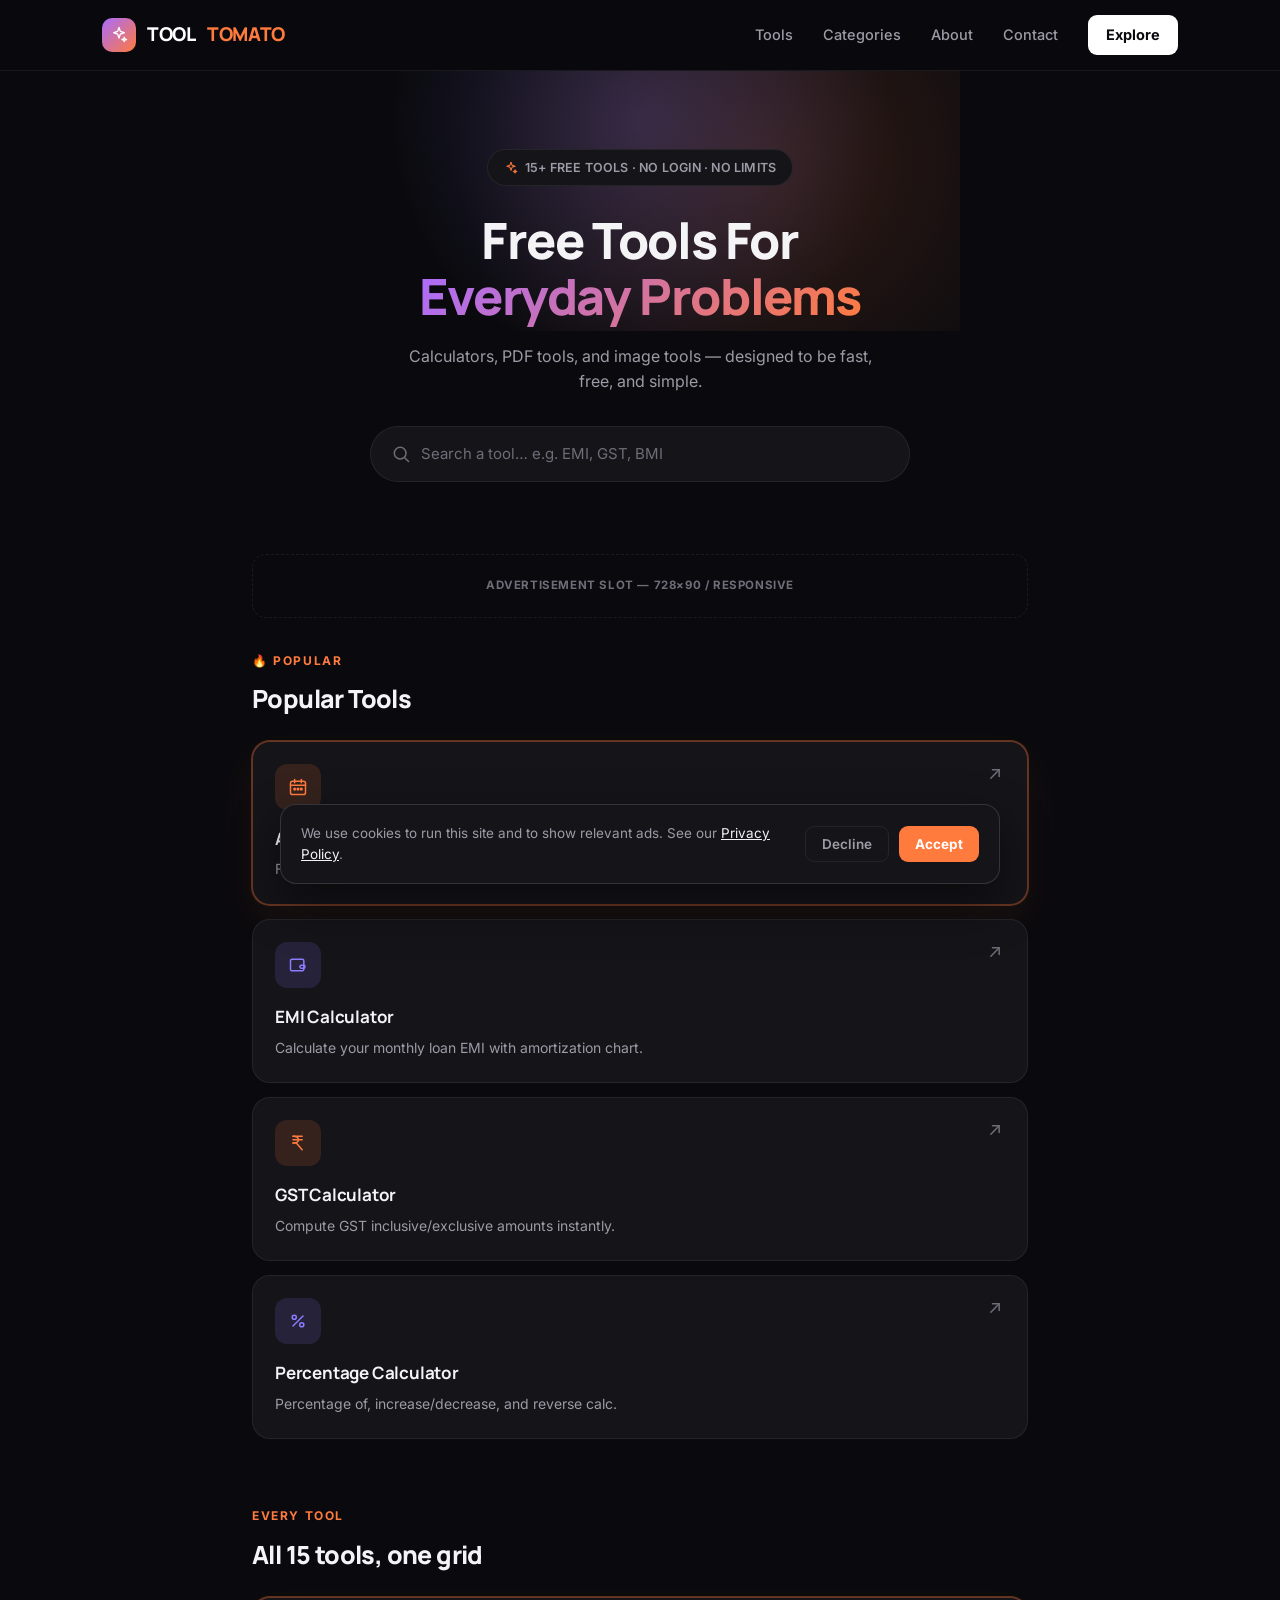
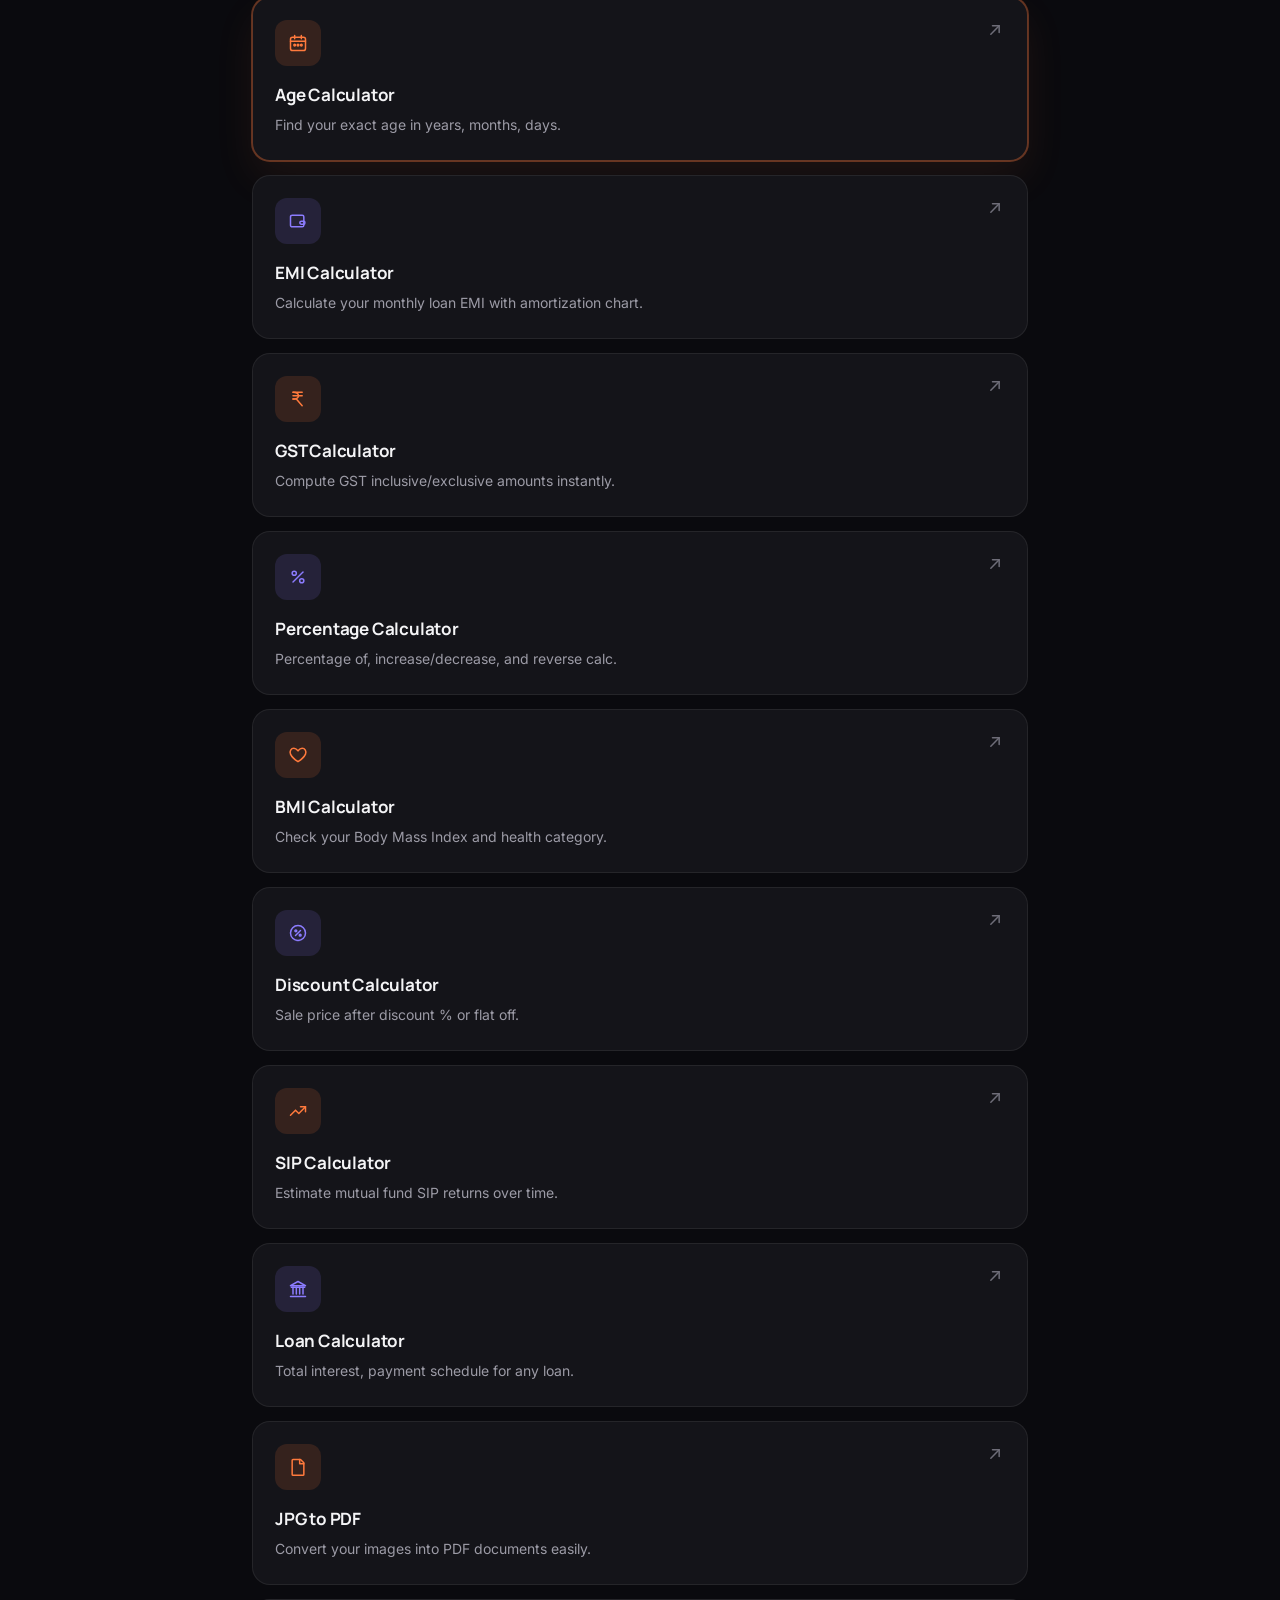
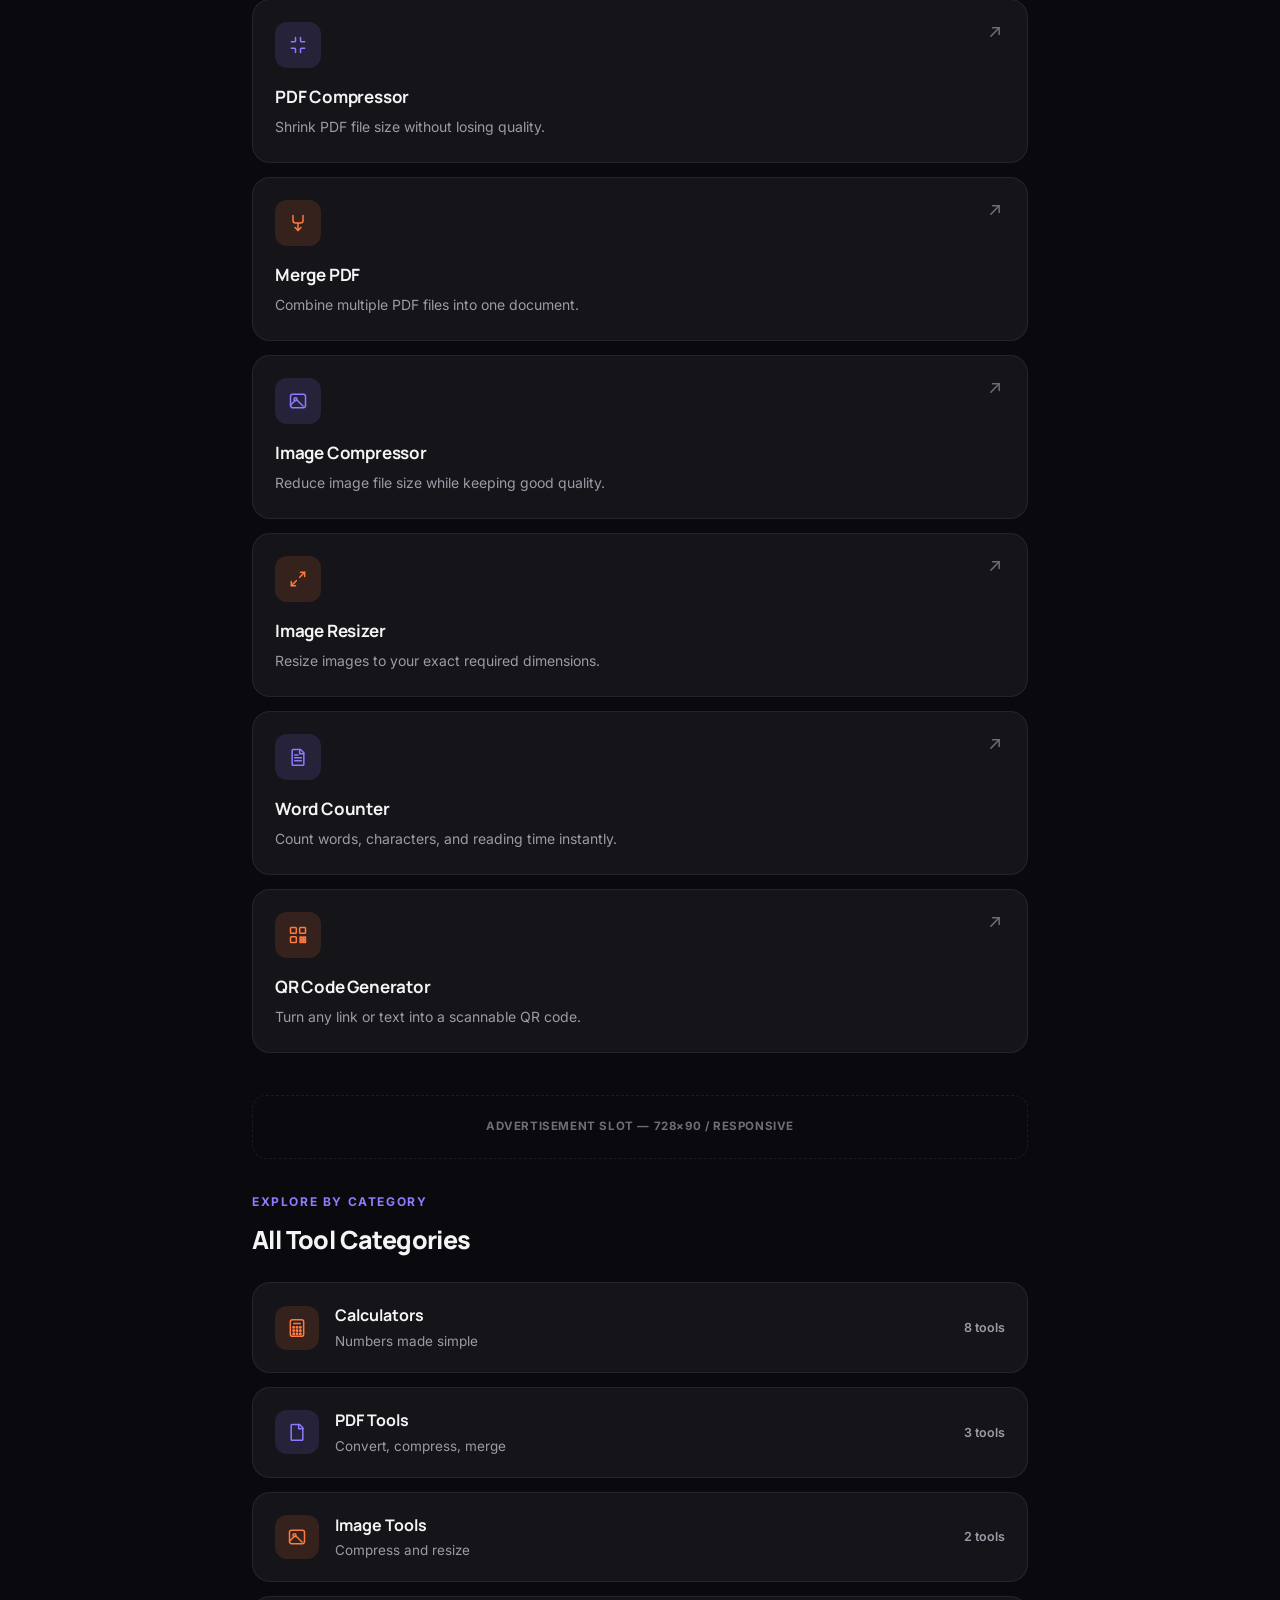
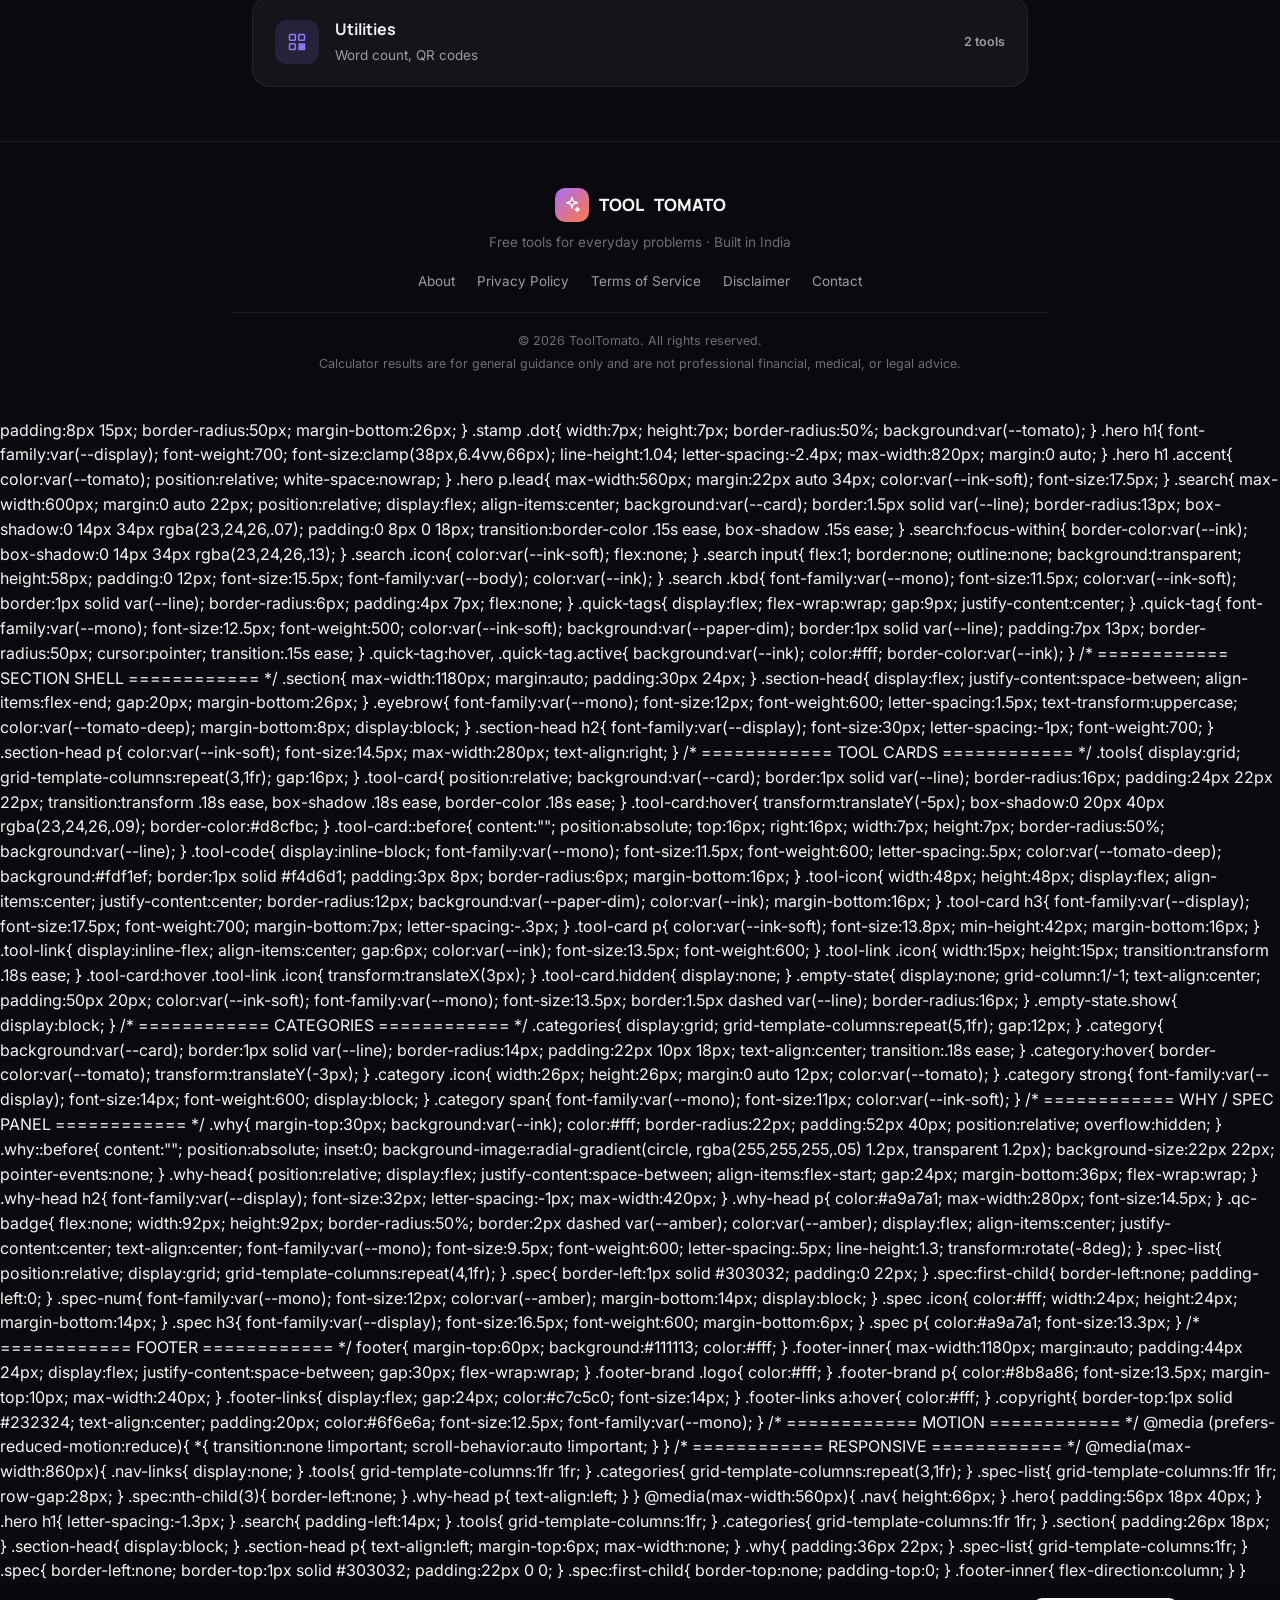
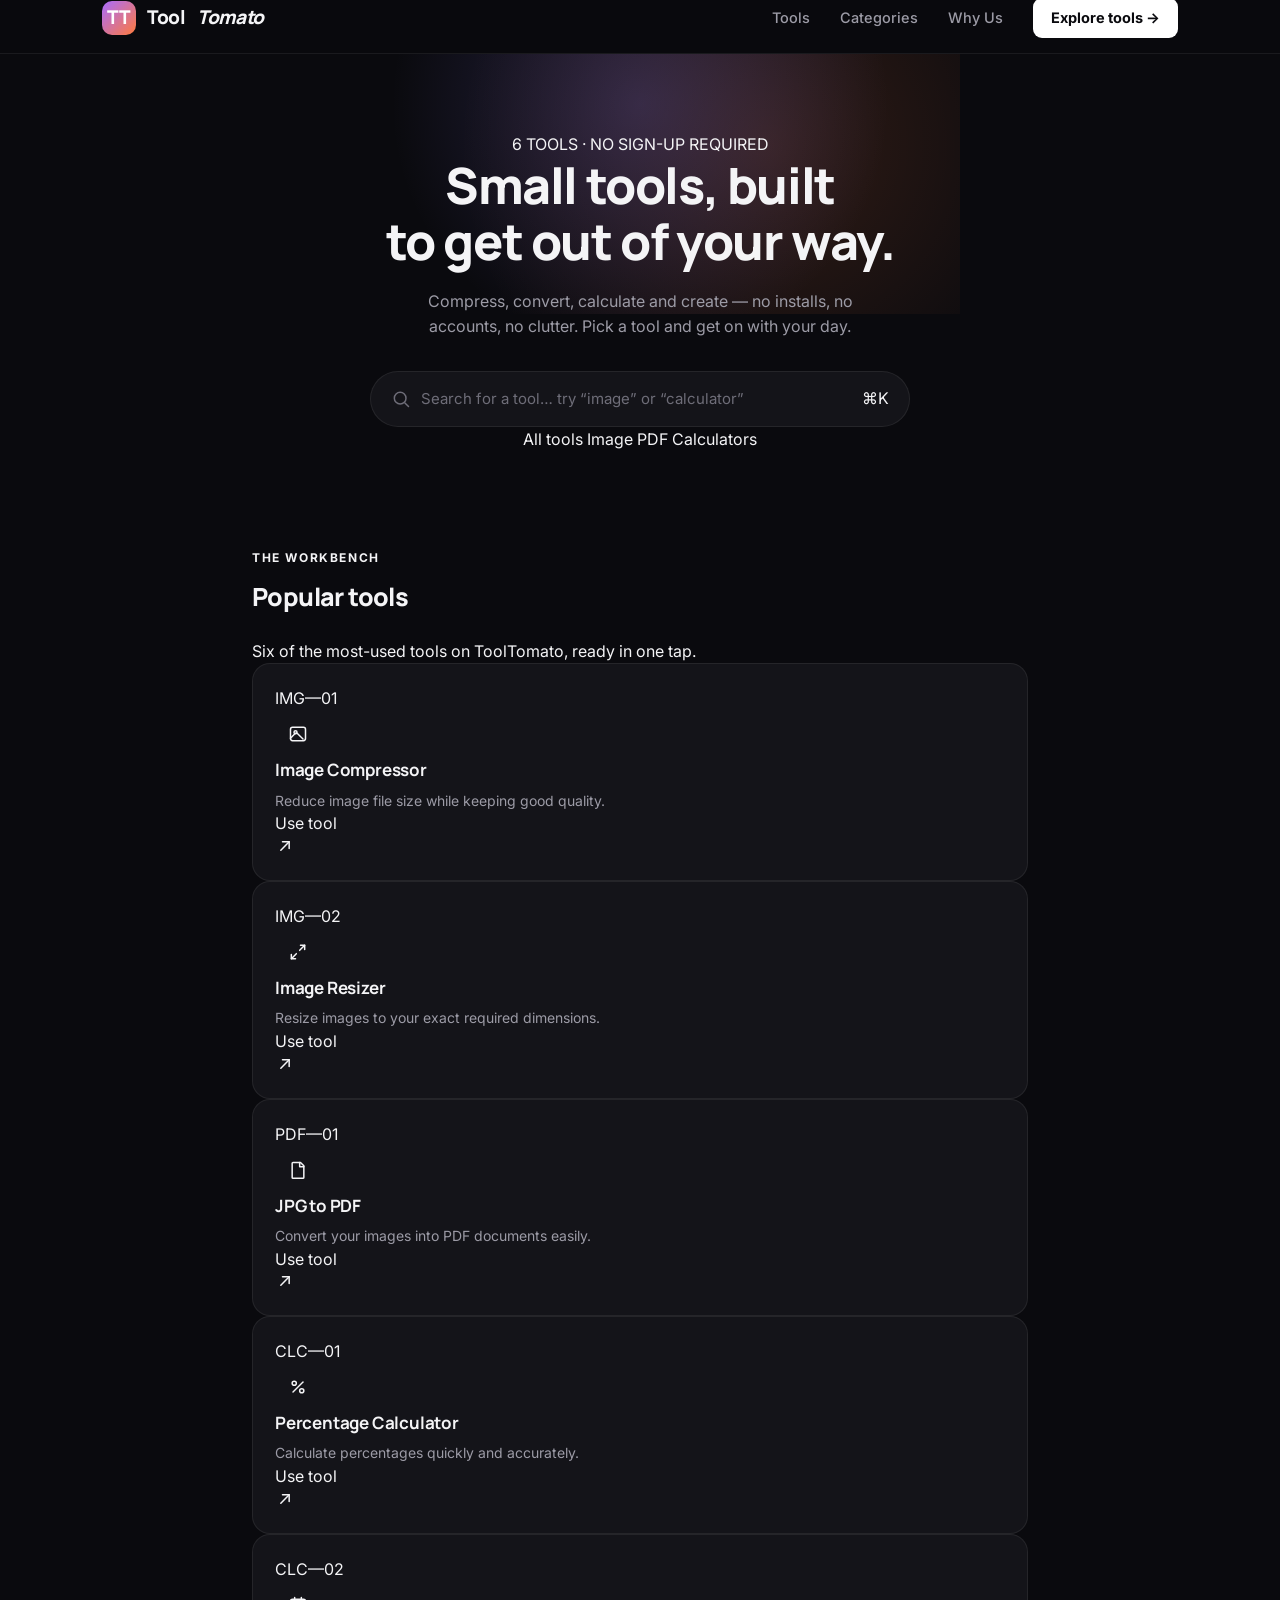
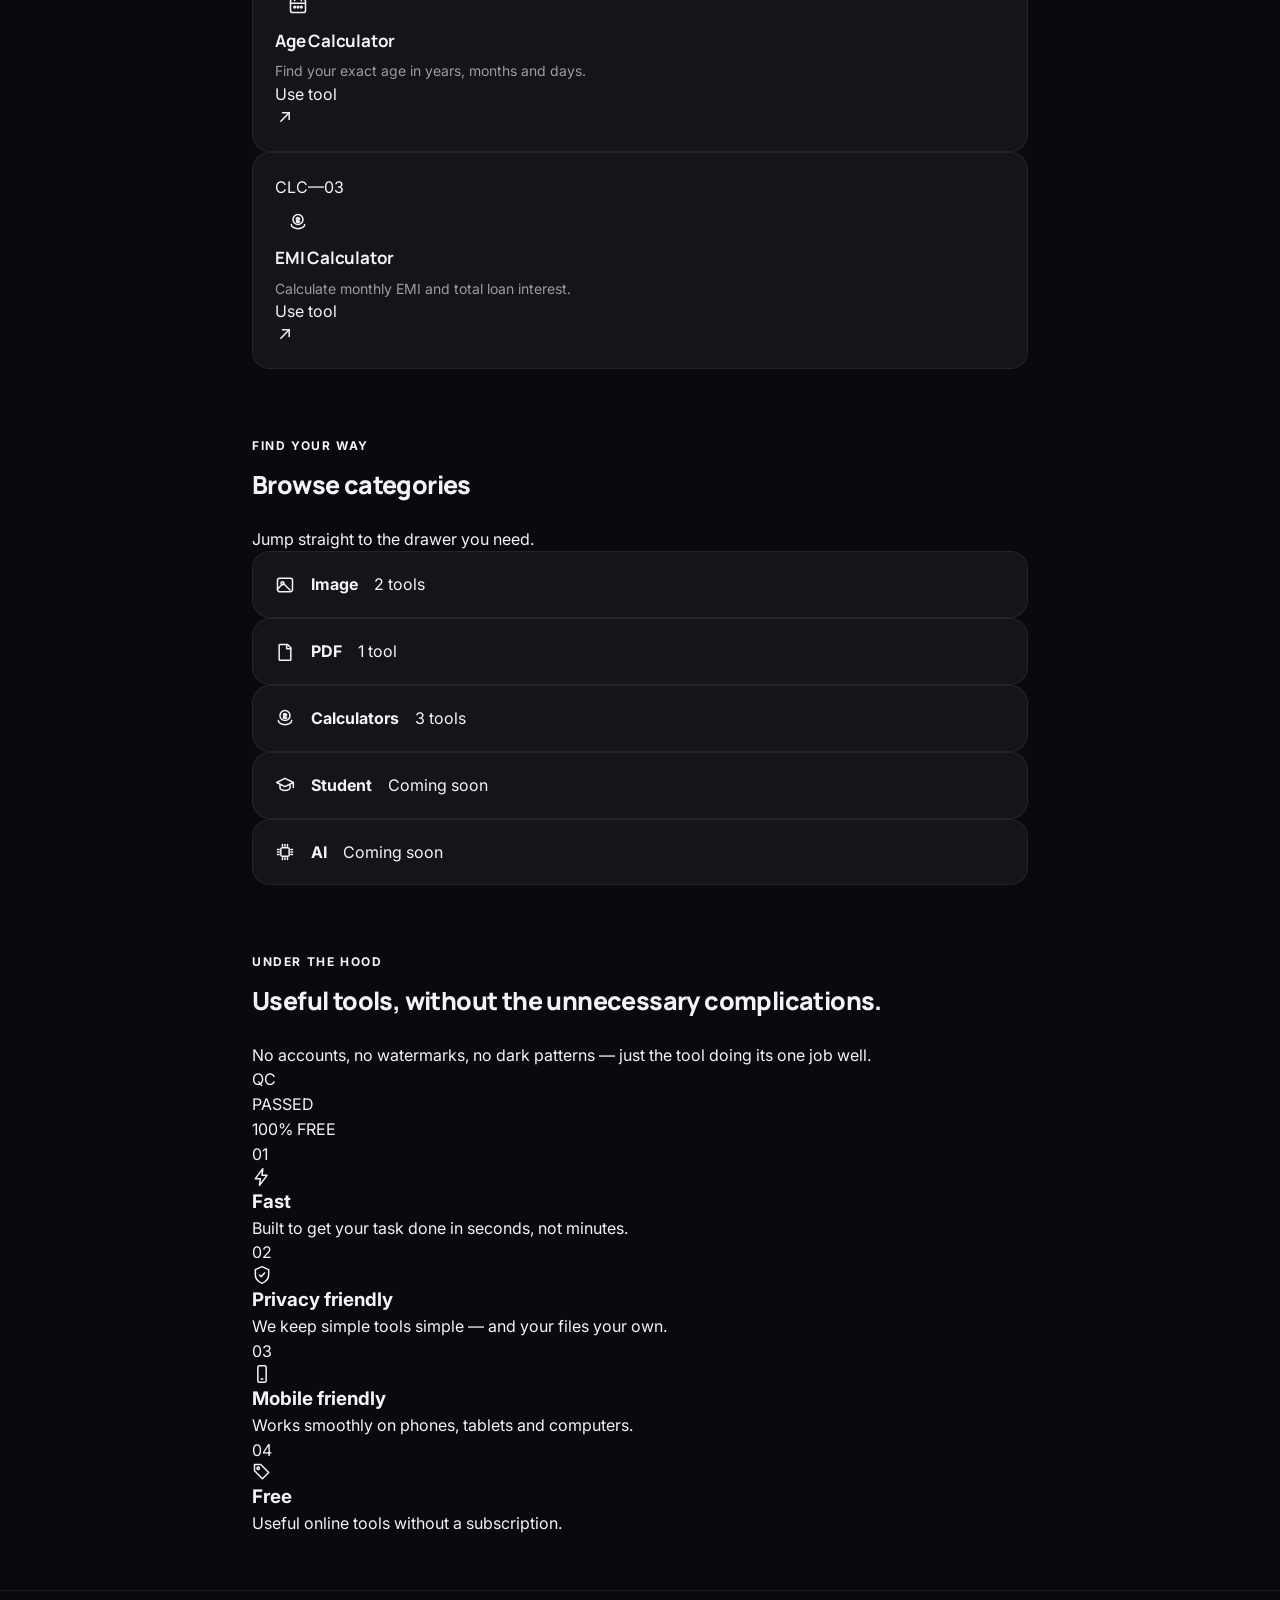
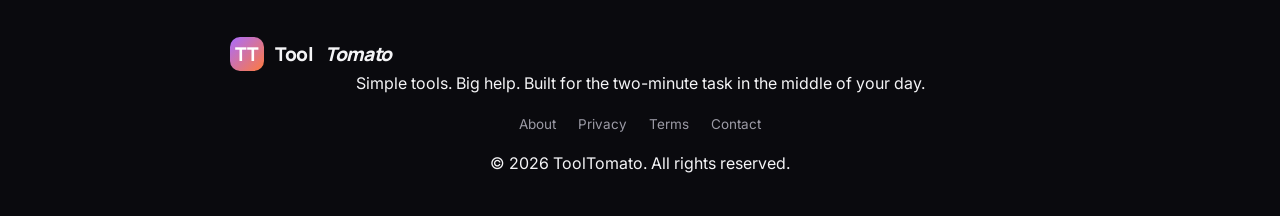
<file: index.html>
<!DOCTYPE html>
<html lang="en">
<head>
<meta charset="UTF-8">
<meta name="viewport" content="width=device-width, initial-scale=1.0">
<title>ToolTomato — Free Tools For Everyday Problems</title>
<meta name="description" content="Calculators, PDF tools, and image tools — free, fast, and built for everyday tasks. No login, no limits.">
<meta name="robots" content="index, follow">
<link rel="canonical" href="https://tooltomato.in/">

<!-- Open Graph / social preview -->
<meta property="og:type" content="website">
<meta property="og:title" content="ToolTomato — Free Tools For Everyday Problems">
<meta property="og:description" content="Calculators, PDF tools, and image tools — free and fast for everyday tasks.">
<meta property="og:url" content="https://tooltomato.in/">
<meta name="twitter:card" content="summary">

<link rel="icon" href="data:image/svg+xml,%3Csvg xmlns='http://www.w3.org/2000/svg' viewBox='0 0 24 24'%3E%3Cdefs%3E%3ClinearGradient id='g' x1='0' y1='0' x2='1' y2='1'%3E%3Cstop offset='0' stop-color='%23A96CFF'/%3E%3Cstop offset='1' stop-color='%23FF7A3D'/%3E%3C/linearGradient%3E%3C/defs%3E%3Crect width='24' height='24' rx='6' fill='url(%23g)'/%3E%3C/svg%3E">
<meta name="theme-color" content="#0A0A0E">

<link rel="preconnect" href="https://fonts.googleapis.com">
<link rel="preconnect" href="https://fonts.gstatic.com" crossorigin>
<link href="https://fonts.googleapis.com/css2?family=Manrope:wght@500;600;700;800&family=Inter:wght@400;500;600&display=swap" rel="stylesheet">
<link rel="stylesheet" href="styles.css">

<script type="application/ld+json">
{
  "@context": "https://schema.org",
  "@type": "WebSite",
  "name": "ToolTomato",
  "url": "https://tooltomato.in/",
  "description": "Free calculators, PDF tools, and image tools for everyday tasks."
}
</script>

<!--
  MONETIZATION SETUP NOTES (remove this comment block before publishing):
  1. Replace https://tooltomato.in/ everywhere with your real domain.
  2. Google AdSense: after approval, paste your AdSense script in <head> and
     replace the .ad-slot placeholders below with your real <ins class="adsbygoogle"> units.
  3. Google Analytics / Search Console: add your GA4 snippet in <head> and verify
     the domain in Search Console, then submit sitemap.xml.
  4. Create an ads.txt file at the domain root with the line AdSense gives you
     after you're approved (cannot be generated without your publisher ID).
  5. Update the email addresses in contact.html and the legal pages to your own.
-->
</head>

<body>

<svg style="display:none">
<symbol id="i-sparkle" viewBox="0 0 24 24"><path d="M12 2l1.8 5.2L19 9l-5.2 1.8L12 16l-1.8-5.2L5 9l5.2-1.8L12 2z"/><path d="M19 15l.7 1.9L22 18l-2.3.8-.7 1.9-.7-1.9L16 18l2.3-.8.7-1.9z"/></symbol>
<symbol id="i-search" viewBox="0 0 24 24"><circle cx="11" cy="11" r="7"/><path d="M21 21l-4.3-4.3"/></symbol>
<symbol id="i-arrow" viewBox="0 0 24 24"><path d="M7 17L17 7"/><path d="M9 7h8v8"/></symbol>
<symbol id="i-wallet" viewBox="0 0 24 24"><path d="M3 7a2 2 0 0 1 2-2h12a2 2 0 0 1 2 2v10a2 2 0 0 1-2 2H5a2 2 0 0 1-2-2V7z"/><path d="M16 12.2h3.2a1 1 0 0 1 1 1v1.6a1 1 0 0 1-1 1H16a1.8 1.8 0 0 1 0-3.6z"/></symbol>
<symbol id="i-calendar" viewBox="0 0 24 24"><rect x="3" y="5" width="18" height="16" rx="2.5"/><path d="M3 10h18"/><path d="M8 3v4M16 3v4"/><circle cx="8" cy="14.5" r="1"/><circle cx="12" cy="14.5" r="1"/><circle cx="16" cy="14.5" r="1"/></symbol>
<symbol id="i-rupee" viewBox="0 0 24 24"><path d="M6 4h11"/><path d="M6 8h11"/><path d="M6 4c4.2 0 6.5 1.4 6.5 4S10.2 12 6 12"/><path d="M6 12h4l7 8"/></symbol>
<symbol id="i-percent" viewBox="0 0 24 24"><circle cx="7.5" cy="7.5" r="2.5"/><circle cx="16.5" cy="16.5" r="2.5"/><path d="M18 6L6 18"/></symbol>
<symbol id="i-heart" viewBox="0 0 24 24"><path d="M12 20s-7-4.4-9-9c-1.5-3.5.7-7 4-7 2 0 3.5 1.3 5 3 1.5-1.7 3-3 5-3 3.3 0 5.5 3.5 4 7-2 4.6-9 9-9 9z"/></symbol>
<symbol id="i-bank" viewBox="0 0 24 24"><path d="M12 3l9 5H3l9-5z"/><path d="M4 10h16"/><path d="M6 10v8M10 10v8M14 10v8M18 10v8"/><path d="M3 21h18"/></symbol>
<symbol id="i-trending" viewBox="0 0 24 24"><path d="M3 17l6-6 4 4 8-8"/><path d="M15 7h6v6"/></symbol>
<symbol id="i-percentoff" viewBox="0 0 24 24"><circle cx="12" cy="12" r="9"/><path d="M9 15l6-6"/><circle cx="9.4" cy="9.4" r="1.1"/><circle cx="14.6" cy="14.6" r="1.1"/></symbol>
<symbol id="i-ruler" viewBox="0 0 24 24"><path d="M4 15v5h5"/><path d="M20 9V4h-5"/><path d="M4 20l6-6"/><path d="M20 4l-6 6"/></symbol>
<symbol id="i-pen" viewBox="0 0 24 24"><path d="M12 20h9"/><path d="M16.5 3.5a2.1 2.1 0 0 1 3 3L7 19l-4 1 1-4 12.5-12.5z"/></symbol>
<symbol id="i-image" viewBox="0 0 24 24"><rect x="3" y="4" width="18" height="16" rx="2.5"/><circle cx="9" cy="10" r="1.8"/><path d="M3 17l5.5-5.5a2 2 0 0 1 2.8 0L18 18"/></symbol>
<symbol id="i-pdf" viewBox="0 0 24 24"><path d="M6 3h9l4 4v14a1 1 0 0 1-1 1H6a1 1 0 0 1-1-1V4a1 1 0 0 1 1-1z"/><path d="M14 3v5h5"/></symbol>
<symbol id="i-cap" viewBox="0 0 24 24"><path d="M2 9l10-5 10 5-10 5-10-5z"/><path d="M6 11.5v4c0 1.5 2.7 3 6 3s6-1.5 6-3v-4"/><path d="M22 9v6"/></symbol>
<symbol id="i-chip" viewBox="0 0 24 24"><rect x="7" y="7" width="10" height="10" rx="1.5"/><path d="M9 3v2M12 3v2M15 3v2M9 19v2M12 19v2M15 19v2M3 9h2M3 12h2M3 15h2M19 9h2M19 12h2M19 15h2"/></symbol>
<symbol id="i-calc" viewBox="0 0 24 24"><rect x="4" y="2" width="16" height="20" rx="2.5"/><path d="M8 6.5h8"/><circle cx="8" cy="11" r=".9"/><circle cx="12" cy="11" r=".9"/><circle cx="16" cy="11" r=".9"/><circle cx="8" cy="15" r=".9"/><circle cx="12" cy="15" r=".9"/><circle cx="16" cy="15" r=".9"/><circle cx="8" cy="19" r=".9"/><circle cx="12" cy="19" r=".9"/><circle cx="16" cy="19" r=".9"/></symbol>
<symbol id="i-compress" viewBox="0 0 24 24"><path d="M9 3v4a1 1 0 0 1-1 1H4"/><path d="M15 3v4a1 1 0 0 0 1 1h4"/><path d="M9 21v-4a1 1 0 0 0-1-1H4"/><path d="M15 21v-4a1 1 0 0 1 1-1h4"/></symbol>
<symbol id="i-merge" viewBox="0 0 24 24"><path d="M6 3v6a3 3 0 0 0 3 3h6a3 3 0 0 0 3-3V3"/><path d="M12 12v9"/><path d="M8.5 17.5L12 21l3.5-3.5"/></symbol>
<symbol id="i-word" viewBox="0 0 24 24"><path d="M6 3h9l4 4v14a1 1 0 0 1-1 1H6a1 1 0 0 1-1-1V4a1 1 0 0 1 1-1z"/><path d="M14 3v5h5"/><path d="M8 13h8M8 16.5h8M8 9.5h4"/></symbol>
<symbol id="i-qr" viewBox="0 0 24 24"><rect x="3" y="3" width="7" height="7" rx="1"/><rect x="14" y="3" width="7" height="7" rx="1"/><rect x="3" y="14" width="7" height="7" rx="1"/><rect x="14.5" y="14.5" width="2.5" height="2.5"/><rect x="18.5" y="14.5" width="2.5" height="2.5"/><rect x="14.5" y="18.5" width="2.5" height="2.5"/><rect x="18.5" y="18.5" width="2.5" height="2.5"/></symbol>
</svg>

<header>
    <nav class="nav">
        <a href="index.html" class="logo">
            <span class="logo-mark"><svg class="icon"><use href="#i-sparkle"/></svg></span>
            <span class="tool">TOOL</span><span class="tomato">TOMATO</span>
        </a>
        <div class="nav-links">
            <a href="index.html#tools">Tools</a>
            <a href="index.html#categories">Categories</a>
            <a href="about.html">About</a>
            <a href="contact.html">Contact</a>
            <a href="index.html#tools" class="nav-btn">Explore</a>
        </div>
    </nav>
</header>

<main>

<section class="hero">
    <div class="pill"><svg class="icon"><use href="#i-sparkle"/></svg> 15+ FREE TOOLS · NO LOGIN · NO LIMITS</div>

    <h1>Free Tools For<br><span class="grad">Everyday Problems</span></h1>

    <p class="lead">Calculators, PDF tools, and image tools — designed to be fast, free, and simple.</p>

    <div class="search">
        <svg class="icon"><use href="#i-search"/></svg>
        <input type="text" id="toolSearch" placeholder="Search a tool… e.g. EMI, GST, BMI">
    </div>
</section>

<div class="ad-slot"><div class="ad-box">Advertisement slot — 728×90 / responsive</div></div>

<section class="section" id="tools">

    <div class="eyebrow orange">🔥 Popular</div>
    <h2>Popular Tools</h2>

    <div class="tool-list" id="popularGrid"></div>

</section>


<section class="section">

    <div class="eyebrow orange">Every Tool</div>
    <h2>All 15 tools, one grid</h2>

    <div class="tool-list" id="allGrid"></div>

    <div class="empty-state" id="emptyState">No tools match your search — try a different keyword.</div>

</section>

<div class="ad-slot"><div class="ad-box">Advertisement slot — 728×90 / responsive</div></div>

<section class="section" id="categories">

    <div class="eyebrow purple">Explore by category</div>
    <h2>All Tool Categories</h2>

    <div class="category-list" id="categoryList"></div>

</section>

</main>

<footer>
    <div class="footer-inner">
        <div class="footer-logo">
            <span class="logo-mark"><svg class="icon"><use href="#i-sparkle"/></svg></span>
            <span class="tool">TOOL</span><span class="tomato">TOMATO</span>
        </div>
        <p class="tagline">Free tools for everyday problems · Built in India</p>

        <div class="footer-links">
            <a href="about.html">About</a>
            <a href="privacy.html">Privacy Policy</a>
            <a href="terms.html">Terms of Service</a>
            <a href="disclaimer.html">Disclaimer</a>
            <a href="contact.html">Contact</a>
        </div>

        <div class="footer-bottom">
            <p>© <span id="year"></span> ToolTomato. All rights reserved.</p>
            <p>Calculator results are for general guidance only and are not professional financial, medical, or legal advice.</p>
        </div>
    </div>
</footer>

<div class="cookie-banner" id="cookieBanner" role="dialog" aria-live="polite">
    <p>We use cookies to run this site and to show relevant ads. See our <a href="privacy.html">Privacy Policy</a>.</p>
    <div class="cookie-actions">
        <button class="btn-ghost" id="cookieDecline">Decline</button>
        <button class="btn" id="cookieAccept">Accept</button>
    </div>
</div>

<script src="script.js"></script>

</body>
</html>
    padding:8px 15px;
    border-radius:50px;
    margin-bottom:26px;
}

.stamp .dot{
    width:7px; height:7px;
    border-radius:50%;
    background:var(--tomato);
}

.hero h1{
    font-family:var(--display);
    font-weight:700;
    font-size:clamp(38px,6.4vw,66px);
    line-height:1.04;
    letter-spacing:-2.4px;
    max-width:820px;
    margin:0 auto;
}

.hero h1 .accent{
    color:var(--tomato);
    position:relative;
    white-space:nowrap;
}

.hero p.lead{
    max-width:560px;
    margin:22px auto 34px;
    color:var(--ink-soft);
    font-size:17.5px;
}

.search{
    max-width:600px;
    margin:0 auto 22px;
    position:relative;
    display:flex;
    align-items:center;
    background:var(--card);
    border:1.5px solid var(--line);
    border-radius:13px;
    box-shadow:0 14px 34px rgba(23,24,26,.07);
    padding:0 8px 0 18px;
    transition:border-color .15s ease, box-shadow .15s ease;
}

.search:focus-within{
    border-color:var(--ink);
    box-shadow:0 14px 34px rgba(23,24,26,.13);
}

.search .icon{ color:var(--ink-soft); flex:none; }

.search input{
    flex:1;
    border:none;
    outline:none;
    background:transparent;
    height:58px;
    padding:0 12px;
    font-size:15.5px;
    font-family:var(--body);
    color:var(--ink);
}

.search .kbd{
    font-family:var(--mono);
    font-size:11.5px;
    color:var(--ink-soft);
    border:1px solid var(--line);
    border-radius:6px;
    padding:4px 7px;
    flex:none;
}

.quick-tags{
    display:flex;
    flex-wrap:wrap;
    gap:9px;
    justify-content:center;
}

.quick-tag{
    font-family:var(--mono);
    font-size:12.5px;
    font-weight:500;
    color:var(--ink-soft);
    background:var(--paper-dim);
    border:1px solid var(--line);
    padding:7px 13px;
    border-radius:50px;
    cursor:pointer;
    transition:.15s ease;
}

.quick-tag:hover, .quick-tag.active{
    background:var(--ink);
    color:#fff;
    border-color:var(--ink);
}

/* ============ SECTION SHELL ============ */

.section{
    max-width:1180px;
    margin:auto;
    padding:30px 24px;
}

.section-head{
    display:flex;
    justify-content:space-between;
    align-items:flex-end;
    gap:20px;
    margin-bottom:26px;
}

.eyebrow{
    font-family:var(--mono);
    font-size:12px;
    font-weight:600;
    letter-spacing:1.5px;
    text-transform:uppercase;
    color:var(--tomato-deep);
    margin-bottom:8px;
    display:block;
}

.section-head h2{
    font-family:var(--display);
    font-size:30px;
    letter-spacing:-1px;
    font-weight:700;
}

.section-head p{
    color:var(--ink-soft);
    font-size:14.5px;
    max-width:280px;
    text-align:right;
}

/* ============ TOOL CARDS ============ */

.tools{
    display:grid;
    grid-template-columns:repeat(3,1fr);
    gap:16px;
}

.tool-card{
    position:relative;
    background:var(--card);
    border:1px solid var(--line);
    border-radius:16px;
    padding:24px 22px 22px;
    transition:transform .18s ease, box-shadow .18s ease, border-color .18s ease;
}

.tool-card:hover{
    transform:translateY(-5px);
    box-shadow:0 20px 40px rgba(23,24,26,.09);
    border-color:#d8cfbc;
}

.tool-card::before{
    content:"";
    position:absolute;
    top:16px; right:16px;
    width:7px; height:7px;
    border-radius:50%;
    background:var(--line);
}

.tool-code{
    display:inline-block;
    font-family:var(--mono);
    font-size:11.5px;
    font-weight:600;
    letter-spacing:.5px;
    color:var(--tomato-deep);
    background:#fdf1ef;
    border:1px solid #f4d6d1;
    padding:3px 8px;
    border-radius:6px;
    margin-bottom:16px;
}

.tool-icon{
    width:48px;
    height:48px;
    display:flex;
    align-items:center;
    justify-content:center;
    border-radius:12px;
    background:var(--paper-dim);
    color:var(--ink);
    margin-bottom:16px;
}

.tool-card h3{
    font-family:var(--display);
    font-size:17.5px;
    font-weight:700;
    margin-bottom:7px;
    letter-spacing:-.3px;
}

.tool-card p{
    color:var(--ink-soft);
    font-size:13.8px;
    min-height:42px;
    margin-bottom:16px;
}

.tool-link{
    display:inline-flex;
    align-items:center;
    gap:6px;
    color:var(--ink);
    font-size:13.5px;
    font-weight:600;
}

.tool-link .icon{ width:15px; height:15px; transition:transform .18s ease; }
.tool-card:hover .tool-link .icon{ transform:translateX(3px); }

.tool-card.hidden{ display:none; }

.empty-state{
    display:none;
    grid-column:1/-1;
    text-align:center;
    padding:50px 20px;
    color:var(--ink-soft);
    font-family:var(--mono);
    font-size:13.5px;
    border:1.5px dashed var(--line);
    border-radius:16px;
}

.empty-state.show{ display:block; }

/* ============ CATEGORIES ============ */

.categories{
    display:grid;
    grid-template-columns:repeat(5,1fr);
    gap:12px;
}

.category{
    background:var(--card);
    border:1px solid var(--line);
    border-radius:14px;
    padding:22px 10px 18px;
    text-align:center;
    transition:.18s ease;
}

.category:hover{
    border-color:var(--tomato);
    transform:translateY(-3px);
}

.category .icon{
    width:26px; height:26px;
    margin:0 auto 12px;
    color:var(--tomato);
}

.category strong{
    font-family:var(--display);
    font-size:14px;
    font-weight:600;
    display:block;
}

.category span{
    font-family:var(--mono);
    font-size:11px;
    color:var(--ink-soft);
}

/* ============ WHY / SPEC PANEL ============ */

.why{
    margin-top:30px;
    background:var(--ink);
    color:#fff;
    border-radius:22px;
    padding:52px 40px;
    position:relative;
    overflow:hidden;
}

.why::before{
    content:"";
    position:absolute;
    inset:0;
    background-image:radial-gradient(circle, rgba(255,255,255,.05) 1.2px, transparent 1.2px);
    background-size:22px 22px;
    pointer-events:none;
}

.why-head{
    position:relative;
    display:flex;
    justify-content:space-between;
    align-items:flex-start;
    gap:24px;
    margin-bottom:36px;
    flex-wrap:wrap;
}

.why-head h2{
    font-family:var(--display);
    font-size:32px;
    letter-spacing:-1px;
    max-width:420px;
}

.why-head p{
    color:#a9a7a1;
    max-width:280px;
    font-size:14.5px;
}

.qc-badge{
    flex:none;
    width:92px;
    height:92px;
    border-radius:50%;
    border:2px dashed var(--amber);
    color:var(--amber);
    display:flex;
    align-items:center;
    justify-content:center;
    text-align:center;
    font-family:var(--mono);
    font-size:9.5px;
    font-weight:600;
    letter-spacing:.5px;
    line-height:1.3;
    transform:rotate(-8deg);
}

.spec-list{
    position:relative;
    display:grid;
    grid-template-columns:repeat(4,1fr);
}

.spec{
    border-left:1px solid #303032;
    padding:0 22px;
}

.spec:first-child{ border-left:none; padding-left:0; }

.spec-num{
    font-family:var(--mono);
    font-size:12px;
    color:var(--amber);
    margin-bottom:14px;
    display:block;
}

.spec .icon{ color:#fff; width:24px; height:24px; margin-bottom:14px; }

.spec h3{
    font-family:var(--display);
    font-size:16.5px;
    font-weight:600;
    margin-bottom:6px;
}

.spec p{
    color:#a9a7a1;
    font-size:13.3px;
}

/* ============ FOOTER ============ */

footer{
    margin-top:60px;
    background:#111113;
    color:#fff;
}

.footer-inner{
    max-width:1180px;
    margin:auto;
    padding:44px 24px;
    display:flex;
    justify-content:space-between;
    gap:30px;
    flex-wrap:wrap;
}

.footer-brand .logo{ color:#fff; }

.footer-brand p{
    color:#8b8a86;
    font-size:13.5px;
    margin-top:10px;
    max-width:240px;
}

.footer-links{
    display:flex;
    gap:24px;
    color:#c7c5c0;
    font-size:14px;
}

.footer-links a:hover{ color:#fff; }

.copyright{
    border-top:1px solid #232324;
    text-align:center;
    padding:20px;
    color:#6f6e6a;
    font-size:12.5px;
    font-family:var(--mono);
}

/* ============ MOTION ============ */

@media (prefers-reduced-motion:reduce){
    *{ transition:none !important; scroll-behavior:auto !important; }
}

/* ============ RESPONSIVE ============ */

@media(max-width:860px){
    .nav-links{ display:none; }
    .tools{ grid-template-columns:1fr 1fr; }
    .categories{ grid-template-columns:repeat(3,1fr); }
    .spec-list{ grid-template-columns:1fr 1fr; row-gap:28px; }
    .spec:nth-child(3){ border-left:none; }
    .why-head p{ text-align:left; }
}

@media(max-width:560px){
    .nav{ height:66px; }
    .hero{ padding:56px 18px 40px; }
    .hero h1{ letter-spacing:-1.3px; }
    .search{ padding-left:14px; }
    .tools{ grid-template-columns:1fr; }
    .categories{ grid-template-columns:1fr 1fr; }
    .section{ padding:26px 18px; }
    .section-head{ display:block; }
    .section-head p{ text-align:left; margin-top:6px; max-width:none; }
    .why{ padding:36px 22px; }
    .spec-list{ grid-template-columns:1fr; }
    .spec{ border-left:none; border-top:1px solid #303032; padding:22px 0 0; }
    .spec:first-child{ border-top:none; padding-top:0; }
    .footer-inner{ flex-direction:column; }
}
</style>
</head>

<body>

<!-- ICON SPRITE -->
<svg style="display:none">
<symbol id="i-search" viewBox="0 0 24 24"><circle cx="11" cy="11" r="7"/><path d="M21 21l-4.3-4.3"/></symbol>
<symbol id="i-arrow" viewBox="0 0 24 24"><path d="M5 12h14"/><path d="M13 6l6 6-6 6"/></symbol>
<symbol id="i-image" viewBox="0 0 24 24"><rect x="3" y="4" width="18" height="16" rx="2.5"/><circle cx="9" cy="10" r="1.8"/><path d="M3 17l5.5-5.5a2 2 0 0 1 2.8 0L18 18"/></symbol>
<symbol id="i-resize" viewBox="0 0 24 24"><path d="M4 15v5h5"/><path d="M20 9V4h-5"/><path d="M4 20l6-6"/><path d="M20 4l-6 6"/></symbol>
<symbol id="i-pdf" viewBox="0 0 24 24"><path d="M6 3h9l4 4v14a1 1 0 0 1-1 1H6a1 1 0 0 1-1-1V4a1 1 0 0 1 1-1z"/><path d="M14 3v5h5"/><path d="M8.5 13.5h1.2a1.4 1.4 0 0 1 0 2.8H8.5v-2.8zM8.5 16.3v2"/><path d="M13 13.5v5h1.2a2.5 2.5 0 0 0 0-5H13z"/><path d="M17.5 13.5v5M17.5 15.8h1.6"/></symbol>
<symbol id="i-percent" viewBox="0 0 24 24"><circle cx="7.5" cy="7.5" r="2.5"/><circle cx="16.5" cy="16.5" r="2.5"/><path d="M18 6L6 18"/></symbol>
<symbol id="i-calendar" viewBox="0 0 24 24"><rect x="3" y="5" width="18" height="16" rx="2.5"/><path d="M3 10h18"/><path d="M8 3v4M16 3v4"/><circle cx="8" cy="14.5" r="1"/><circle cx="12" cy="14.5" r="1"/><circle cx="16" cy="14.5" r="1"/></symbol>
<symbol id="i-coin" viewBox="0 0 24 24"><circle cx="12" cy="9" r="6"/><path d="M12 6.5v5M10 8.3c0-1 .9-1.5 2-1.5s2 .6 2 1.4-1 1.2-2 1.4-2 .5-2 1.4 1 1.5 2 1.5 2-.5 2-1.4"/><path d="M4 15c0 2.8 3.6 5 8 5s8-2.2 8-5"/></symbol>
<symbol id="i-cap" viewBox="0 0 24 24"><path d="M2 9l10-5 10 5-10 5-10-5z"/><path d="M6 11.5v4c0 1.5 2.7 3 6 3s6-1.5 6-3v-4"/><path d="M22 9v6"/></symbol>
<symbol id="i-chip" viewBox="0 0 24 24"><rect x="7" y="7" width="10" height="10" rx="1.5"/><path d="M9 3v2M12 3v2M15 3v2M9 19v2M12 19v2M15 19v2M3 9h2M3 12h2M3 15h2M19 9h2M19 12h2M19 15h2"/></symbol>
<symbol id="i-bolt" viewBox="0 0 24 24"><path d="M13 2L4 14h6l-1 8 9-12h-6l1-8z"/></symbol>
<symbol id="i-shield" viewBox="0 0 24 24"><path d="M12 2l8 3.5v6c0 5-3.4 8.7-8 10.5-4.6-1.8-8-5.5-8-10.5v-6L12 2z"/><path d="M9 12l2 2 4-4.5"/></symbol>
<symbol id="i-phone" viewBox="0 0 24 24"><rect x="7" y="2" width="10" height="20" rx="2"/><path d="M11 18h2"/></symbol>
<symbol id="i-tag" viewBox="0 0 24 24"><path d="M20 12.5L12.5 20 3 10.5V3h7.5L20 12.5z"/><circle cx="7.5" cy="7.5" r="1.5"/></symbol>
</svg>

<header>
    <nav class="nav">
        <a href="#" class="logo">
            <span class="logo-mark">TT</span>
            Tool<em>Tomato</em>
        </a>
        <div class="nav-links">
            <a href="#tools">Tools</a>
            <a href="#categories">Categories</a>
            <a href="#why">Why Us</a>
            <a href="#tools" class="nav-btn">Explore tools →</a>
        </div>
    </nav>
</header>

<main>

<section class="hero">

    <div class="stamp"><span class="dot"></span> 6 TOOLS · NO SIGN-UP REQUIRED</div>

    <h1>Small tools, built<br>to <span class="accent">get out of your way.</span></h1>

    <p class="lead">Compress, convert, calculate and create — no installs, no accounts, no clutter. Pick a tool and get on with your day.</p>

    <div class="search">
        <svg class="icon"><use href="#i-search"/></svg>
        <input type="text" id="toolSearch" placeholder="Search for a tool… try “image” or “calculator”">
        <span class="kbd">⌘K</span>
    </div>

    <div class="quick-tags" id="quickTags">
        <span class="quick-tag" data-filter="all">All tools</span>
        <span class="quick-tag" data-filter="image">Image</span>
        <span class="quick-tag" data-filter="pdf">PDF</span>
        <span class="quick-tag" data-filter="calculator">Calculators</span>
    </div>

</section>


<section class="section" id="tools">

    <div class="section-head">
        <div>
            <span class="eyebrow">The workbench</span>
            <h2>Popular tools</h2>
        </div>
        <p>Six of the most-used tools on ToolTomato, ready in one tap.</p>
    </div>

    <div class="tools" id="toolGrid">

        <a href="#" class="tool-card" data-name="image compressor reduce file size" data-cat="image">
            <span class="tool-code">IMG—01</span>
            <div class="tool-icon"><svg class="icon"><use href="#i-image"/></svg></div>
            <h3>Image Compressor</h3>
            <p>Reduce image file size while keeping good quality.</p>
            <span class="tool-link">Use tool <svg class="icon"><use href="#i-arrow"/></svg></span>
        </a>

        <a href="#" class="tool-card" data-name="image resizer dimensions" data-cat="image">
            <span class="tool-code">IMG—02</span>
            <div class="tool-icon"><svg class="icon"><use href="#i-resize"/></svg></div>
            <h3>Image Resizer</h3>
            <p>Resize images to your exact required dimensions.</p>
            <span class="tool-link">Use tool <svg class="icon"><use href="#i-arrow"/></svg></span>
        </a>

        <a href="#" class="tool-card" data-name="jpg to pdf convert" data-cat="pdf">
            <span class="tool-code">PDF—01</span>
            <div class="tool-icon"><svg class="icon"><use href="#i-pdf"/></svg></div>
            <h3>JPG to PDF</h3>
            <p>Convert your images into PDF documents easily.</p>
            <span class="tool-link">Use tool <svg class="icon"><use href="#i-arrow"/></svg></span>
        </a>

        <a href="#" class="tool-card" data-name="percentage calculator" data-cat="calculator">
            <span class="tool-code">CLC—01</span>
            <div class="tool-icon"><svg class="icon"><use href="#i-percent"/></svg></div>
            <h3>Percentage Calculator</h3>
            <p>Calculate percentages quickly and accurately.</p>
            <span class="tool-link">Use tool <svg class="icon"><use href="#i-arrow"/></svg></span>
        </a>

        <a href="#" class="tool-card" data-name="age calculator birthday" data-cat="calculator">
            <span class="tool-code">CLC—02</span>
            <div class="tool-icon"><svg class="icon"><use href="#i-calendar"/></svg></div>
            <h3>Age Calculator</h3>
            <p>Find your exact age in years, months and days.</p>
            <span class="tool-link">Use tool <svg class="icon"><use href="#i-arrow"/></svg></span>
        </a>

        <a href="#" class="tool-card" data-name="emi calculator loan interest" data-cat="calculator">
            <span class="tool-code">CLC—03</span>
            <div class="tool-icon"><svg class="icon"><use href="#i-coin"/></svg></div>
            <h3>EMI Calculator</h3>
            <p>Calculate monthly EMI and total loan interest.</p>
            <span class="tool-link">Use tool <svg class="icon"><use href="#i-arrow"/></svg></span>
        </a>

        <div class="empty-state" id="emptyState">No tools match your search — try a different keyword.</div>

    </div>

</section>


<section class="section" id="categories">

    <div class="section-head">
        <div>
            <span class="eyebrow">Find your way</span>
            <h2>Browse categories</h2>
        </div>
        <p>Jump straight to the drawer you need.</p>
    </div>

    <div class="categories">
        <a href="#tools" class="category">
            <svg class="icon"><use href="#i-image"/></svg>
            <strong>Image</strong>
            <span>2 tools</span>
        </a>
        <a href="#tools" class="category">
            <svg class="icon"><use href="#i-pdf"/></svg>
            <strong>PDF</strong>
            <span>1 tool</span>
        </a>
        <a href="#tools" class="category">
            <svg class="icon"><use href="#i-coin"/></svg>
            <strong>Calculators</strong>
            <span>3 tools</span>
        </a>
        <a href="#tools" class="category">
            <svg class="icon"><use href="#i-cap"/></svg>
            <strong>Student</strong>
            <span>Coming soon</span>
        </a>
        <a href="#tools" class="category">
            <svg class="icon"><use href="#i-chip"/></svg>
            <strong>AI</strong>
            <span>Coming soon</span>
        </a>
    </div>

</section>


<section class="section" id="why">

    <div class="why">

        <div class="why-head">
            <div>
                <span class="eyebrow" style="color:var(--amber)">Under the hood</span>
                <h2>Useful tools, without the unnecessary complications.</h2>
                <p>No accounts, no watermarks, no dark patterns — just the tool doing its one job well.</p>
            </div>
            <div class="qc-badge">QC<br>PASSED<br>100% FREE</div>
        </div>

        <div class="spec-list">

            <div class="spec">
                <span class="spec-num">01</span>
                <svg class="icon"><use href="#i-bolt"/></svg>
                <h3>Fast</h3>
                <p>Built to get your task done in seconds, not minutes.</p>
            </div>

            <div class="spec">
                <span class="spec-num">02</span>
                <svg class="icon"><use href="#i-shield"/></svg>
                <h3>Privacy friendly</h3>
                <p>We keep simple tools simple — and your files your own.</p>
            </div>

            <div class="spec">
                <span class="spec-num">03</span>
                <svg class="icon"><use href="#i-phone"/></svg>
                <h3>Mobile friendly</h3>
                <p>Works smoothly on phones, tablets and computers.</p>
            </div>

            <div class="spec">
                <span class="spec-num">04</span>
                <svg class="icon"><use href="#i-tag"/></svg>
                <h3>Free</h3>
                <p>Useful online tools without a subscription.</p>
            </div>

        </div>

    </div>

</section>

</main>


<footer>

    <div class="footer-inner">

        <div class="footer-brand">
            <div class="logo">
                <span class="logo-mark">TT</span>
                Tool<em>Tomato</em>
            </div>
            <p>Simple tools. Big help. Built for the two-minute task in the middle of your day.</p>
        </div>

        <div class="footer-links">
            <a href="#">About</a>
            <a href="#">Privacy</a>
            <a href="#">Terms</a>
            <a href="#">Contact</a>
        </div>

    </div>

    <div class="copyright">© 2026 ToolTomato. All rights reserved.</div>

</footer>

<script>
(function(){
    var input = document.getElementById('toolSearch');
    var cards = Array.prototype.slice.call(document.querySelectorAll('.tool-card'));
    var empty = document.getElementById('emptyState');
    var tags = document.querySelectorAll('.quick-tag');
    var activeCat = 'all';

    function applyFilter(){
        var q = input.value.trim().toLowerCase();
        var visible = 0;
        cards.forEach(function(card){
            var matchesText = card.getAttribute('data-name').indexOf(q) !== -1;
            var matchesCat = activeCat === 'all' || card.getAttribute('data-cat') === activeCat;
            var show = matchesText && matchesCat;
            card.classList.toggle('hidden', !show);
            if(show) visible++;
        });
        empty.classList.toggle('show', visible === 0);
    }

    input.addEventListener('input', applyFilter);

    tags.forEach(function(tag){
        tag.addEventListener('click', function(){
            tags.forEach(function(t){ t.classList.remove('active'); });
            tag.classList.add('active');
            activeCat = tag.getAttribute('data-filter');
            applyFilter();
            document.getElementById('tools').scrollIntoView({behavior:'smooth', block:'start'});
        });
    });

    tags[0].classList.add('active');
})();
</script>

</body>
</html>
</file>
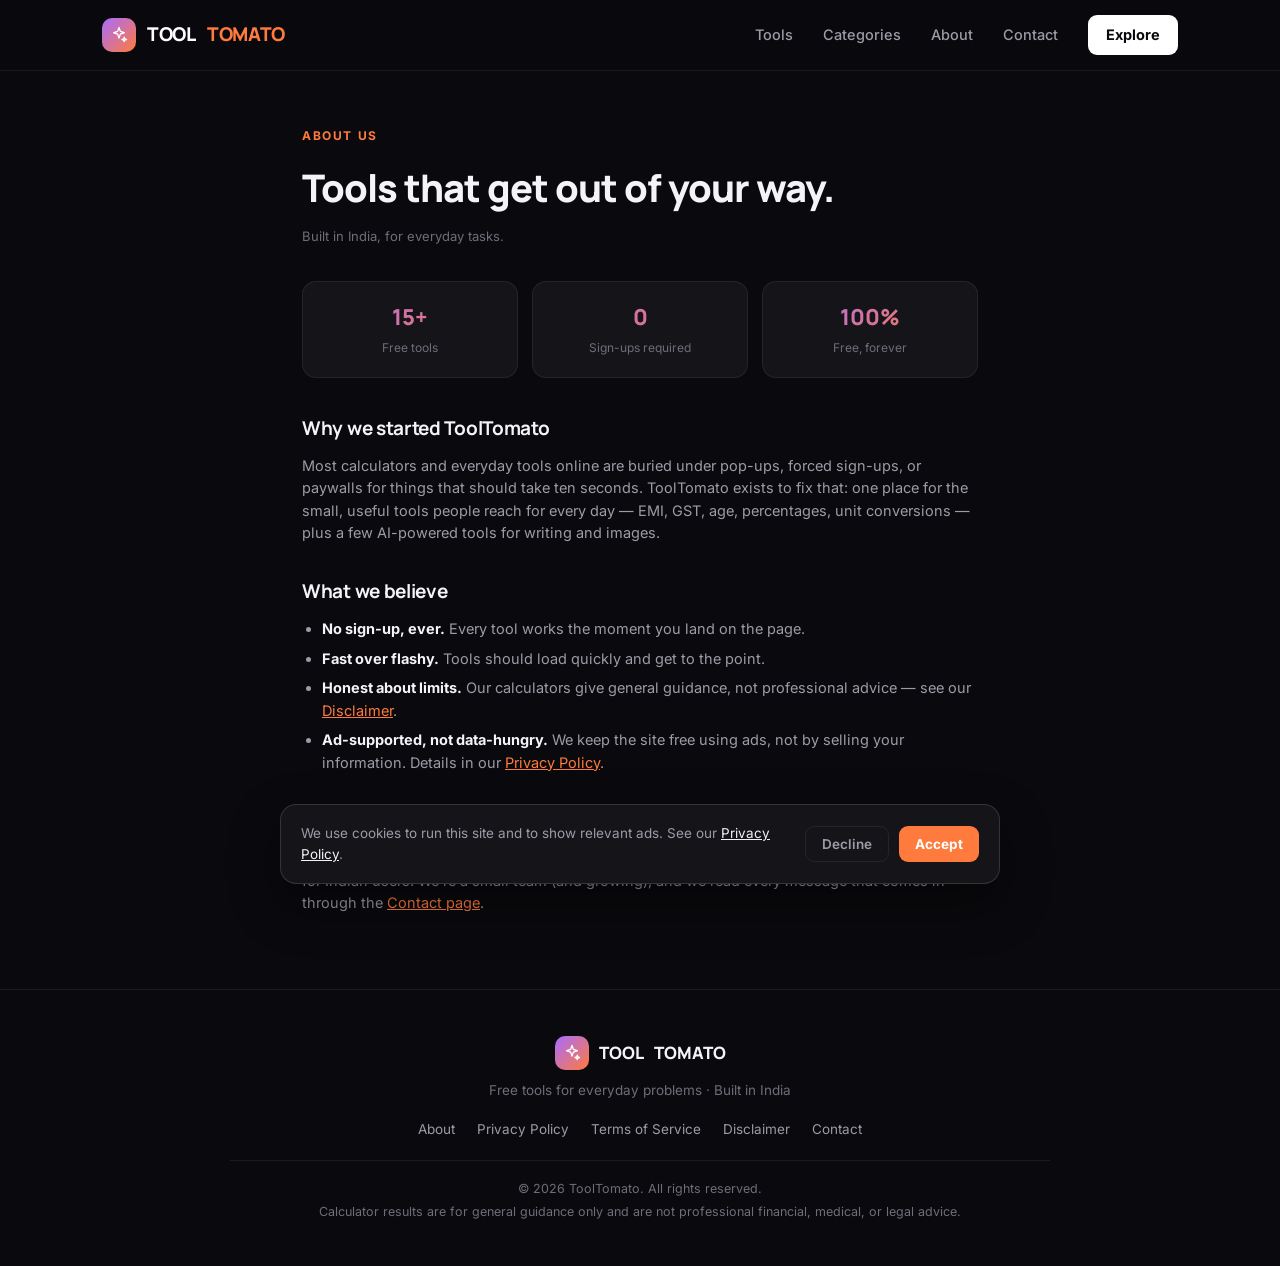
<file: about.html>
<!DOCTYPE html>
<html lang="en">
<head>
<meta charset="UTF-8">
<meta name="viewport" content="width=device-width, initial-scale=1.0">
<title>About Us — ToolTomato</title>
<meta name="description" content="ToolTomato builds free, fast, no-login calculators and AI tools for everyday problems — built in India, for India.">
<meta name="robots" content="index, follow">
<link rel="canonical" href="https://tooltomato.in/about.html">
<link rel="icon" href="data:image/svg+xml,%3Csvg xmlns='http://www.w3.org/2000/svg' viewBox='0 0 24 24'%3E%3Cdefs%3E%3ClinearGradient id='g' x1='0' y1='0' x2='1' y2='1'%3E%3Cstop offset='0' stop-color='%23A96CFF'/%3E%3Cstop offset='1' stop-color='%23FF7A3D'/%3E%3C/linearGradient%3E%3C/defs%3E%3Crect width='24' height='24' rx='6' fill='url(%23g)'/%3E%3C/svg%3E">
<meta name="theme-color" content="#0A0A0E">
<link rel="preconnect" href="https://fonts.googleapis.com">
<link rel="preconnect" href="https://fonts.gstatic.com" crossorigin>
<link href="https://fonts.googleapis.com/css2?family=Manrope:wght@500;600;700;800&family=Inter:wght@400;500;600&display=swap" rel="stylesheet">
<link rel="stylesheet" href="styles.css">
</head>
<body>

<svg style="display:none">
<symbol id="i-sparkle" viewBox="0 0 24 24"><path d="M12 2l1.8 5.2L19 9l-5.2 1.8L12 16l-1.8-5.2L5 9l5.2-1.8L12 2z"/><path d="M19 15l.7 1.9L22 18l-2.3.8-.7 1.9-.7-1.9L16 18l2.3-.8.7-1.9z"/></symbol>
</svg>

<header>
    <nav class="nav">
        <a href="index.html" class="logo">
            <span class="logo-mark"><svg class="icon"><use href="#i-sparkle"/></svg></span>
            <span class="tool">TOOL</span><span class="tomato">TOMATO</span>
        </a>
        <div class="nav-links">
            <a href="index.html#tools">Tools</a>
            <a href="index.html#categories">Categories</a>
            <a href="about.html">About</a>
            <a href="contact.html">Contact</a>
            <a href="index.html#tools" class="nav-btn">Explore</a>
        </div>
    </nav>
</header>

<main>
<section class="legal">

    <div class="eyebrow orange">About Us</div>
    <h1>Tools that get out of your way.</h1>
    <p class="updated">Built in India, for everyday tasks.</p>

    <div class="stat-row">
        <div class="stat-card"><strong>15+</strong><span>Free tools</span></div>
        <div class="stat-card"><strong>0</strong><span>Sign-ups required</span></div>
        <div class="stat-card"><strong>100%</strong><span>Free, forever</span></div>
    </div>

    <h2>Why we started ToolTomato</h2>
    <p>Most calculators and everyday tools online are buried under pop-ups, forced sign-ups, or paywalls for things that should take ten seconds. ToolTomato exists to fix that: one place for the small, useful tools people reach for every day — EMI, GST, age, percentages, unit conversions — plus a few AI-powered tools for writing and images.</p>

    <h2>What we believe</h2>
    <ul>
        <li><strong>No sign-up, ever.</strong> Every tool works the moment you land on the page.</li>
        <li><strong>Fast over flashy.</strong> Tools should load quickly and get to the point.</li>
        <li><strong>Honest about limits.</strong> Our calculators give general guidance, not professional advice — see our <a href="disclaimer.html">Disclaimer</a>.</li>
        <li><strong>Ad-supported, not data-hungry.</strong> We keep the site free using ads, not by selling your information. Details in our <a href="privacy.html">Privacy Policy</a>.</li>
    </ul>

    <h2>Who's behind it</h2>
    <p>ToolTomato is an independently run project focused on building simple, dependable web tools for Indian users. We're a small team (and growing), and we read every message that comes in through the <a href="contact.html">Contact page</a>.</p>

</section>
</main>

<footer>
    <div class="footer-inner">
        <div class="footer-logo">
            <span class="logo-mark"><svg class="icon"><use href="#i-sparkle"/></svg></span>
            <span class="tool">TOOL</span><span class="tomato">TOMATO</span>
        </div>
        <p class="tagline">Free tools for everyday problems · Built in India</p>

        <div class="footer-links">
            <a href="about.html">About</a>
            <a href="privacy.html">Privacy Policy</a>
            <a href="terms.html">Terms of Service</a>
            <a href="disclaimer.html">Disclaimer</a>
            <a href="contact.html">Contact</a>
        </div>

        <div class="footer-bottom">
            <p>© <span id="year"></span> ToolTomato. All rights reserved.</p>
            <p>Calculator results are for general guidance only and are not professional financial, medical, or legal advice.</p>
        </div>
    </div>
</footer>

<div class="cookie-banner" id="cookieBanner" role="dialog" aria-live="polite">
    <p>We use cookies to run this site and to show relevant ads. See our <a href="privacy.html">Privacy Policy</a>.</p>
    <div class="cookie-actions">
        <button class="btn-ghost" id="cookieDecline">Decline</button>
        <button class="btn" id="cookieAccept">Accept</button>
    </div>
</div>

<script src="script.js"></script>

</body>
</html>
</file>
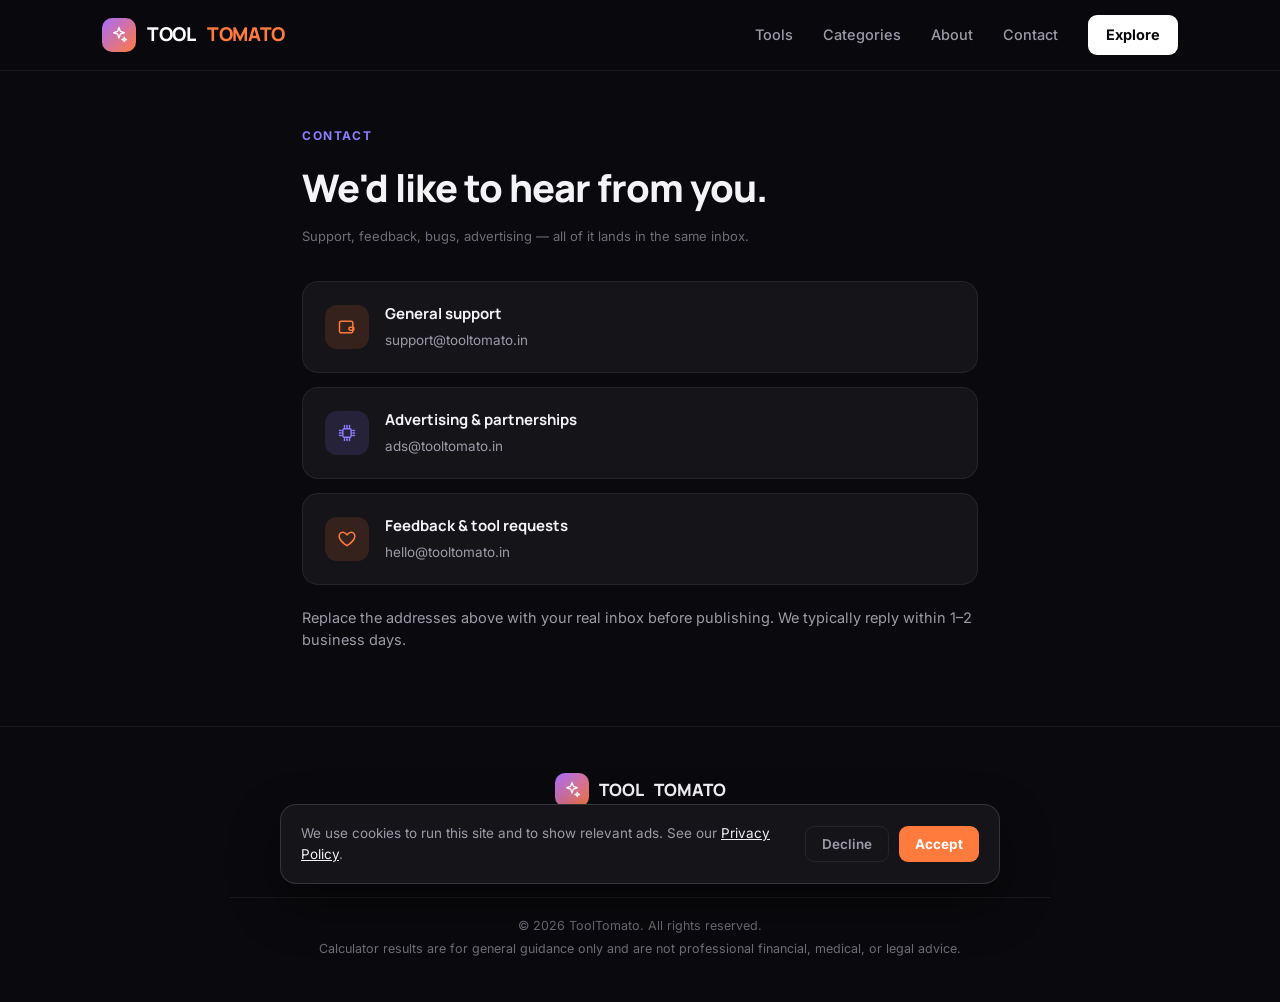
<file: contact.html>
<!DOCTYPE html>
<html lang="en">
<head>
<meta charset="UTF-8">
<meta name="viewport" content="width=device-width, initial-scale=1.0">
<title>Contact Us — ToolTomato</title>
<meta name="description" content="Get in touch with the ToolTomato team — support, feedback, advertising and partnership enquiries.">
<meta name="robots" content="index, follow">
<link rel="canonical" href="https://tooltomato.in/contact.html">
<link rel="icon" href="data:image/svg+xml,%3Csvg xmlns='http://www.w3.org/2000/svg' viewBox='0 0 24 24'%3E%3Cdefs%3E%3ClinearGradient id='g' x1='0' y1='0' x2='1' y2='1'%3E%3Cstop offset='0' stop-color='%23A96CFF'/%3E%3Cstop offset='1' stop-color='%23FF7A3D'/%3E%3C/linearGradient%3E%3C/defs%3E%3Crect width='24' height='24' rx='6' fill='url(%23g)'/%3E%3C/svg%3E">
<meta name="theme-color" content="#0A0A0E">
<link rel="preconnect" href="https://fonts.googleapis.com">
<link rel="preconnect" href="https://fonts.gstatic.com" crossorigin>
<link href="https://fonts.googleapis.com/css2?family=Manrope:wght@500;600;700;800&family=Inter:wght@400;500;600&display=swap" rel="stylesheet">
<link rel="stylesheet" href="styles.css">
</head>
<body>

<svg style="display:none">
<symbol id="i-sparkle" viewBox="0 0 24 24"><path d="M12 2l1.8 5.2L19 9l-5.2 1.8L12 16l-1.8-5.2L5 9l5.2-1.8L12 2z"/><path d="M19 15l.7 1.9L22 18l-2.3.8-.7 1.9-.7-1.9L16 18l2.3-.8.7-1.9z"/></symbol>
<symbol id="i-wallet" viewBox="0 0 24 24"><path d="M3 7a2 2 0 0 1 2-2h12a2 2 0 0 1 2 2v10a2 2 0 0 1-2 2H5a2 2 0 0 1-2-2V7z"/><path d="M16 12.2h3.2a1 1 0 0 1 1 1v1.6a1 1 0 0 1-1 1H16a1.8 1.8 0 0 1 0-3.6z"/></symbol>
<symbol id="i-chip" viewBox="0 0 24 24"><rect x="7" y="7" width="10" height="10" rx="1.5"/><path d="M9 3v2M12 3v2M15 3v2M9 19v2M12 19v2M15 19v2M3 9h2M3 12h2M3 15h2M19 9h2M19 12h2M19 15h2"/></symbol>
<symbol id="i-heart" viewBox="0 0 24 24"><path d="M12 20s-7-4.4-9-9c-1.5-3.5.7-7 4-7 2 0 3.5 1.3 5 3 1.5-1.7 3-3 5-3 3.3 0 5.5 3.5 4 7-2 4.6-9 9-9 9z"/></symbol>
</svg>

<header>
    <nav class="nav">
        <a href="index.html" class="logo">
            <span class="logo-mark"><svg class="icon"><use href="#i-sparkle"/></svg></span>
            <span class="tool">TOOL</span><span class="tomato">TOMATO</span>
        </a>
        <div class="nav-links">
            <a href="index.html#tools">Tools</a>
            <a href="index.html#categories">Categories</a>
            <a href="about.html">About</a>
            <a href="contact.html">Contact</a>
            <a href="index.html#tools" class="nav-btn">Explore</a>
        </div>
    </nav>
</header>

<main>
<section class="legal">

    <div class="eyebrow purple">Contact</div>
    <h1>We'd like to hear from you.</h1>
    <p class="updated">Support, feedback, bugs, advertising — all of it lands in the same inbox.</p>

    <div class="contact-grid">

        <div class="contact-card">
            <div class="tool-icon o"><svg class="icon"><use href="#i-wallet"/></svg></div>
            <div>
                <strong>General support</strong>
                <span>support@tooltomato.in</span>
            </div>
        </div>

        <div class="contact-card">
            <div class="tool-icon p"><svg class="icon"><use href="#i-chip"/></svg></div>
            <div>
                <strong>Advertising &amp; partnerships</strong>
                <span>ads@tooltomato.in</span>
            </div>
        </div>

        <div class="contact-card">
            <div class="tool-icon o"><svg class="icon"><use href="#i-heart"/></svg></div>
            <div>
                <strong>Feedback &amp; tool requests</strong>
                <span>hello@tooltomato.in</span>
            </div>
        </div>

    </div>

    <p class="contact-note">Replace the addresses above with your real inbox before publishing. We typically reply within 1–2 business days.</p>

</section>
</main>

<footer>
    <div class="footer-inner">
        <div class="footer-logo">
            <span class="logo-mark"><svg class="icon"><use href="#i-sparkle"/></svg></span>
            <span class="tool">TOOL</span><span class="tomato">TOMATO</span>
        </div>
        <p class="tagline">Free tools for everyday problems · Built in India</p>

        <div class="footer-links">
            <a href="about.html">About</a>
            <a href="privacy.html">Privacy Policy</a>
            <a href="terms.html">Terms of Service</a>
            <a href="disclaimer.html">Disclaimer</a>
            <a href="contact.html">Contact</a>
        </div>

        <div class="footer-bottom">
            <p>© <span id="year"></span> ToolTomato. All rights reserved.</p>
            <p>Calculator results are for general guidance only and are not professional financial, medical, or legal advice.</p>
        </div>
    </div>
</footer>

<div class="cookie-banner" id="cookieBanner" role="dialog" aria-live="polite">
    <p>We use cookies to run this site and to show relevant ads. See our <a href="privacy.html">Privacy Policy</a>.</p>
    <div class="cookie-actions">
        <button class="btn-ghost" id="cookieDecline">Decline</button>
        <button class="btn" id="cookieAccept">Accept</button>
    </div>
</div>

<script src="script.js"></script>

</body>
</html>
</file>
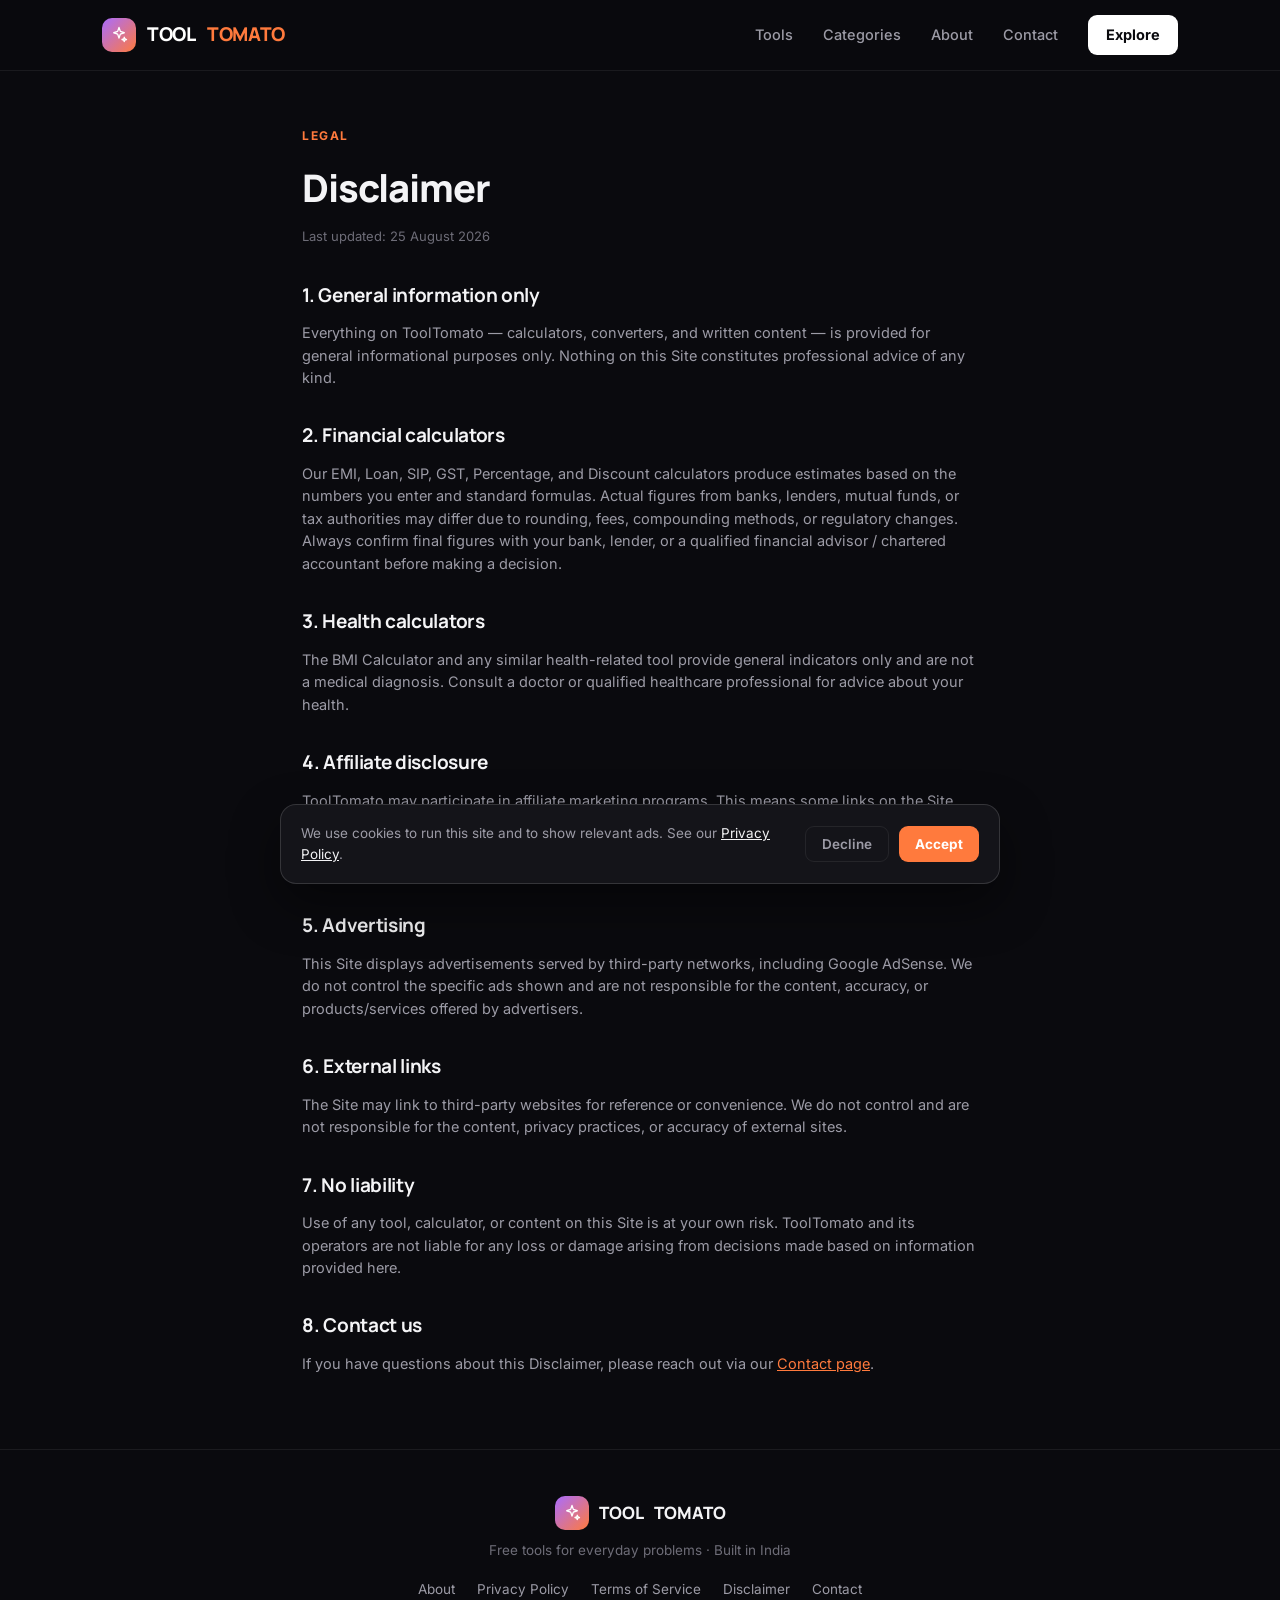
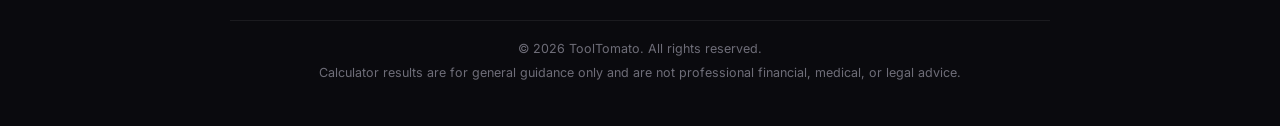
<file: disclaimer.html>
<!DOCTYPE html>
<html lang="en">
<head>
<meta charset="UTF-8">
<meta name="viewport" content="width=device-width, initial-scale=1.0">
<title>Disclaimer — ToolTomato</title>
<meta name="description" content="Important disclaimers about ToolTomato's calculators, AI tools, external links, and affiliate relationships.">
<meta name="robots" content="index, follow">
<link rel="canonical" href="https://tooltomato.in/disclaimer.html">
<link rel="icon" href="data:image/svg+xml,%3Csvg xmlns='http://www.w3.org/2000/svg' viewBox='0 0 24 24'%3E%3Cdefs%3E%3ClinearGradient id='g' x1='0' y1='0' x2='1' y2='1'%3E%3Cstop offset='0' stop-color='%23A96CFF'/%3E%3Cstop offset='1' stop-color='%23FF7A3D'/%3E%3C/linearGradient%3E%3C/defs%3E%3Crect width='24' height='24' rx='6' fill='url(%23g)'/%3E%3C/svg%3E">
<meta name="theme-color" content="#0A0A0E">
<link rel="preconnect" href="https://fonts.googleapis.com">
<link rel="preconnect" href="https://fonts.gstatic.com" crossorigin>
<link href="https://fonts.googleapis.com/css2?family=Manrope:wght@500;600;700;800&family=Inter:wght@400;500;600&display=swap" rel="stylesheet">
<link rel="stylesheet" href="styles.css">
</head>
<body>

<svg style="display:none">
<symbol id="i-sparkle" viewBox="0 0 24 24"><path d="M12 2l1.8 5.2L19 9l-5.2 1.8L12 16l-1.8-5.2L5 9l5.2-1.8L12 2z"/><path d="M19 15l.7 1.9L22 18l-2.3.8-.7 1.9-.7-1.9L16 18l2.3-.8.7-1.9z"/></symbol>
</svg>

<header>
    <nav class="nav">
        <a href="index.html" class="logo">
            <span class="logo-mark"><svg class="icon"><use href="#i-sparkle"/></svg></span>
            <span class="tool">TOOL</span><span class="tomato">TOMATO</span>
        </a>
        <div class="nav-links">
            <a href="index.html#tools">Tools</a>
            <a href="index.html#categories">Categories</a>
            <a href="about.html">About</a>
            <a href="contact.html">Contact</a>
            <a href="index.html#tools" class="nav-btn">Explore</a>
        </div>
    </nav>
</header>

<main>
<section class="legal">

    <div class="eyebrow orange">Legal</div>
    <h1>Disclaimer</h1>
    <p class="updated">Last updated: 25 August 2026</p>

    <h2>1. General information only</h2>
    <p>Everything on ToolTomato — calculators, converters, and written content — is provided for general informational purposes only. Nothing on this Site constitutes professional advice of any kind.</p>

    <h2>2. Financial calculators</h2>
    <p>Our EMI, Loan, SIP, GST, Percentage, and Discount calculators produce estimates based on the numbers you enter and standard formulas. Actual figures from banks, lenders, mutual funds, or tax authorities may differ due to rounding, fees, compounding methods, or regulatory changes. Always confirm final figures with your bank, lender, or a qualified financial advisor / chartered accountant before making a decision.</p>

    <h2>3. Health calculators</h2>
    <p>The BMI Calculator and any similar health-related tool provide general indicators only and are not a medical diagnosis. Consult a doctor or qualified healthcare professional for advice about your health.</p>

    <h2>4. Affiliate disclosure</h2>
    <p>ToolTomato may participate in affiliate marketing programs. This means some links on the Site may earn us a small commission if you click through and make a purchase, at no additional cost to you. We only recommend products or services we believe may be useful, but affiliate relationships may influence which options are shown.</p>

    <h2>5. Advertising</h2>
    <p>This Site displays advertisements served by third-party networks, including Google AdSense. We do not control the specific ads shown and are not responsible for the content, accuracy, or products/services offered by advertisers.</p>

    <h2>6. External links</h2>
    <p>The Site may link to third-party websites for reference or convenience. We do not control and are not responsible for the content, privacy practices, or accuracy of external sites.</p>

    <h2>7. No liability</h2>
    <p>Use of any tool, calculator, or content on this Site is at your own risk. ToolTomato and its operators are not liable for any loss or damage arising from decisions made based on information provided here.</p>

    <h2>8. Contact us</h2>
    <p>If you have questions about this Disclaimer, please reach out via our <a href="contact.html">Contact page</a>.</p>

</section>
</main>

<footer>
    <div class="footer-inner">
        <div class="footer-logo">
            <span class="logo-mark"><svg class="icon"><use href="#i-sparkle"/></svg></span>
            <span class="tool">TOOL</span><span class="tomato">TOMATO</span>
        </div>
        <p class="tagline">Free tools for everyday problems · Built in India</p>

        <div class="footer-links">
            <a href="about.html">About</a>
            <a href="privacy.html">Privacy Policy</a>
            <a href="terms.html">Terms of Service</a>
            <a href="disclaimer.html">Disclaimer</a>
            <a href="contact.html">Contact</a>
        </div>

        <div class="footer-bottom">
            <p>© <span id="year"></span> ToolTomato. All rights reserved.</p>
            <p>Calculator results are for general guidance only and are not professional financial, medical, or legal advice.</p>
        </div>
    </div>
</footer>

<div class="cookie-banner" id="cookieBanner" role="dialog" aria-live="polite">
    <p>We use cookies to run this site and to show relevant ads. See our <a href="privacy.html">Privacy Policy</a>.</p>
    <div class="cookie-actions">
        <button class="btn-ghost" id="cookieDecline">Decline</button>
        <button class="btn" id="cookieAccept">Accept</button>
    </div>
</div>

<script src="script.js"></script>

</body>
</html>
</file>
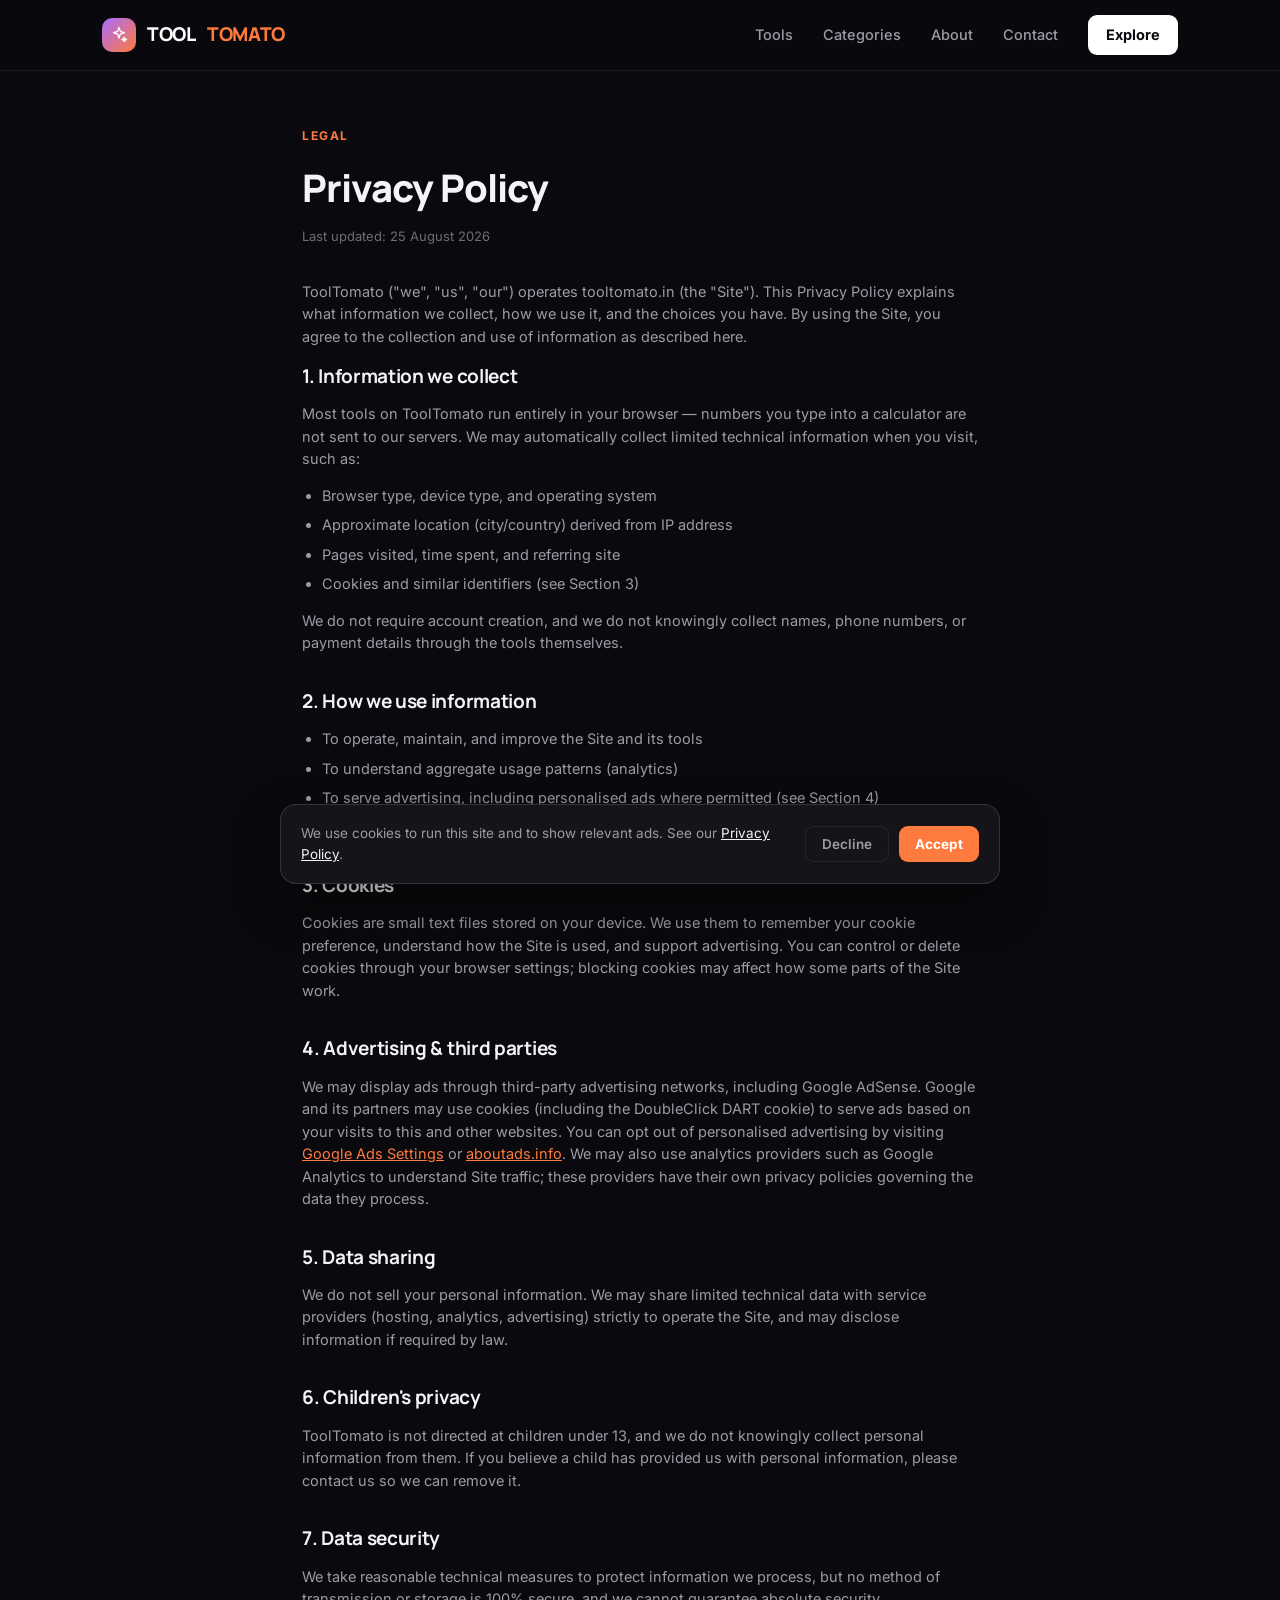
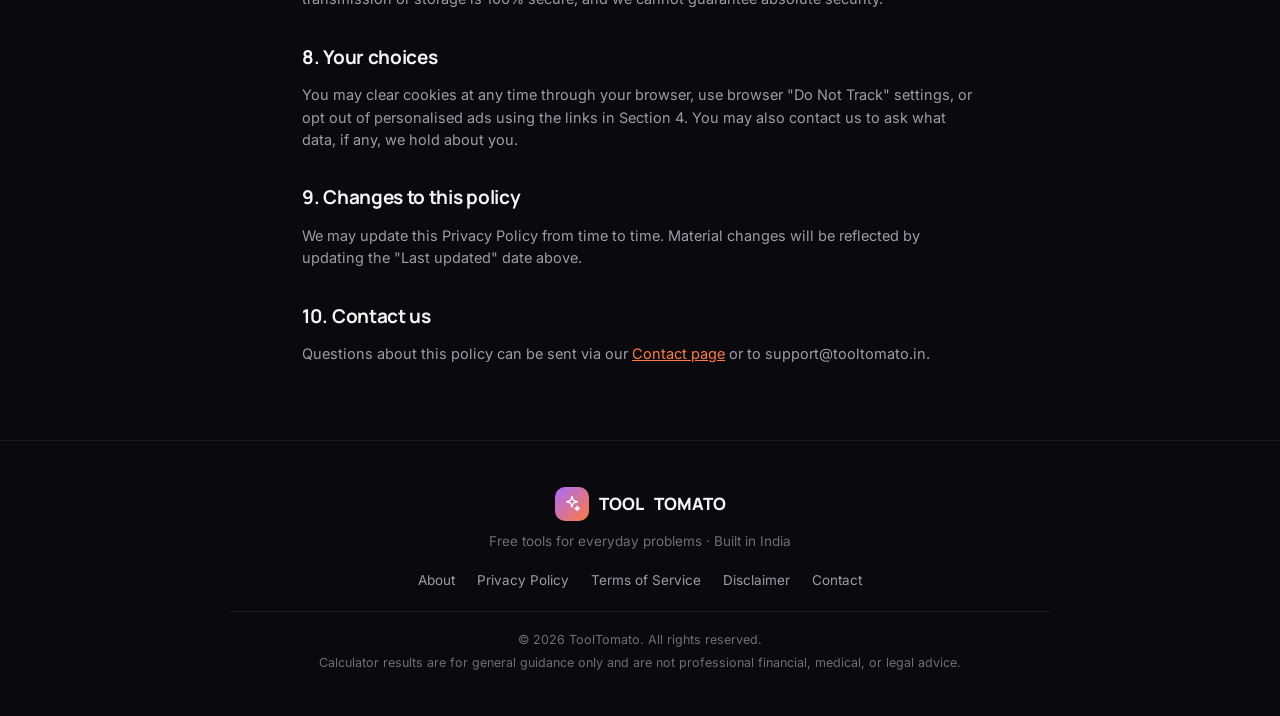
<file: privacy.html>
<!DOCTYPE html>
<html lang="en">
<head>
<meta charset="UTF-8">
<meta name="viewport" content="width=device-width, initial-scale=1.0">
<title>Privacy Policy — ToolTomato</title>
<meta name="description" content="ToolTomato's Privacy Policy — what data we collect, how cookies and advertising work on this site, and your choices.">
<meta name="robots" content="index, follow">
<link rel="canonical" href="https://tooltomato.in/privacy.html">
<link rel="icon" href="data:image/svg+xml,%3Csvg xmlns='http://www.w3.org/2000/svg' viewBox='0 0 24 24'%3E%3Cdefs%3E%3ClinearGradient id='g' x1='0' y1='0' x2='1' y2='1'%3E%3Cstop offset='0' stop-color='%23A96CFF'/%3E%3Cstop offset='1' stop-color='%23FF7A3D'/%3E%3C/linearGradient%3E%3C/defs%3E%3Crect width='24' height='24' rx='6' fill='url(%23g)'/%3E%3C/svg%3E">
<meta name="theme-color" content="#0A0A0E">
<link rel="preconnect" href="https://fonts.googleapis.com">
<link rel="preconnect" href="https://fonts.gstatic.com" crossorigin>
<link href="https://fonts.googleapis.com/css2?family=Manrope:wght@500;600;700;800&family=Inter:wght@400;500;600&display=swap" rel="stylesheet">
<link rel="stylesheet" href="styles.css">
</head>
<body>

<svg style="display:none">
<symbol id="i-sparkle" viewBox="0 0 24 24"><path d="M12 2l1.8 5.2L19 9l-5.2 1.8L12 16l-1.8-5.2L5 9l5.2-1.8L12 2z"/><path d="M19 15l.7 1.9L22 18l-2.3.8-.7 1.9-.7-1.9L16 18l2.3-.8.7-1.9z"/></symbol>
</svg>

<header>
    <nav class="nav">
        <a href="index.html" class="logo">
            <span class="logo-mark"><svg class="icon"><use href="#i-sparkle"/></svg></span>
            <span class="tool">TOOL</span><span class="tomato">TOMATO</span>
        </a>
        <div class="nav-links">
            <a href="index.html#tools">Tools</a>
            <a href="index.html#categories">Categories</a>
            <a href="about.html">About</a>
            <a href="contact.html">Contact</a>
            <a href="index.html#tools" class="nav-btn">Explore</a>
        </div>
    </nav>
</header>

<main>
<section class="legal">

    <div class="eyebrow orange">Legal</div>
    <h1>Privacy Policy</h1>
    <p class="updated">Last updated: 25 August 2026</p>

    <p>ToolTomato ("we", "us", "our") operates tooltomato.in (the "Site"). This Privacy Policy explains what information we collect, how we use it, and the choices you have. By using the Site, you agree to the collection and use of information as described here.</p>

    <h2>1. Information we collect</h2>
    <p>Most tools on ToolTomato run entirely in your browser — numbers you type into a calculator are not sent to our servers. We may automatically collect limited technical information when you visit, such as:</p>
    <ul>
        <li>Browser type, device type, and operating system</li>
        <li>Approximate location (city/country) derived from IP address</li>
        <li>Pages visited, time spent, and referring site</li>
        <li>Cookies and similar identifiers (see Section 3)</li>
    </ul>
    <p>We do not require account creation, and we do not knowingly collect names, phone numbers, or payment details through the tools themselves.</p>

    <h2>2. How we use information</h2>
    <ul>
        <li>To operate, maintain, and improve the Site and its tools</li>
        <li>To understand aggregate usage patterns (analytics)</li>
        <li>To serve advertising, including personalised ads where permitted (see Section 4)</li>
        <li>To respond to messages sent through the <a href="contact.html">Contact page</a></li>
    </ul>

    <h2>3. Cookies</h2>
    <p>Cookies are small text files stored on your device. We use them to remember your cookie preference, understand how the Site is used, and support advertising. You can control or delete cookies through your browser settings; blocking cookies may affect how some parts of the Site work.</p>

    <h2>4. Advertising &amp; third parties</h2>
    <p>We may display ads through third-party advertising networks, including Google AdSense. Google and its partners may use cookies (including the DoubleClick DART cookie) to serve ads based on your visits to this and other websites. You can opt out of personalised advertising by visiting <a href="https://adssettings.google.com" target="_blank" rel="noopener">Google Ads Settings</a> or <a href="https://www.aboutads.info/choices" target="_blank" rel="noopener">aboutads.info</a>. We may also use analytics providers such as Google Analytics to understand Site traffic; these providers have their own privacy policies governing the data they process.</p>

    <h2>5. Data sharing</h2>
    <p>We do not sell your personal information. We may share limited technical data with service providers (hosting, analytics, advertising) strictly to operate the Site, and may disclose information if required by law.</p>

    <h2>6. Children's privacy</h2>
    <p>ToolTomato is not directed at children under 13, and we do not knowingly collect personal information from them. If you believe a child has provided us with personal information, please contact us so we can remove it.</p>

    <h2>7. Data security</h2>
    <p>We take reasonable technical measures to protect information we process, but no method of transmission or storage is 100% secure, and we cannot guarantee absolute security.</p>

    <h2>8. Your choices</h2>
    <p>You may clear cookies at any time through your browser, use browser "Do Not Track" settings, or opt out of personalised ads using the links in Section 4. You may also contact us to ask what data, if any, we hold about you.</p>

    <h2>9. Changes to this policy</h2>
    <p>We may update this Privacy Policy from time to time. Material changes will be reflected by updating the "Last updated" date above.</p>

    <h2>10. Contact us</h2>
    <p>Questions about this policy can be sent via our <a href="contact.html">Contact page</a> or to support@tooltomato.in.</p>

</section>
</main>

<footer>
    <div class="footer-inner">
        <div class="footer-logo">
            <span class="logo-mark"><svg class="icon"><use href="#i-sparkle"/></svg></span>
            <span class="tool">TOOL</span><span class="tomato">TOMATO</span>
        </div>
        <p class="tagline">Free tools for everyday problems · Built in India</p>

        <div class="footer-links">
            <a href="about.html">About</a>
            <a href="privacy.html">Privacy Policy</a>
            <a href="terms.html">Terms of Service</a>
            <a href="disclaimer.html">Disclaimer</a>
            <a href="contact.html">Contact</a>
        </div>

        <div class="footer-bottom">
            <p>© <span id="year"></span> ToolTomato. All rights reserved.</p>
            <p>Calculator results are for general guidance only and are not professional financial, medical, or legal advice.</p>
        </div>
    </div>
</footer>

<div class="cookie-banner" id="cookieBanner" role="dialog" aria-live="polite">
    <p>We use cookies to run this site and to show relevant ads. See our <a href="privacy.html">Privacy Policy</a>.</p>
    <div class="cookie-actions">
        <button class="btn-ghost" id="cookieDecline">Decline</button>
        <button class="btn" id="cookieAccept">Accept</button>
    </div>
</div>

<script src="script.js"></script>

</body>
</html>
</file>
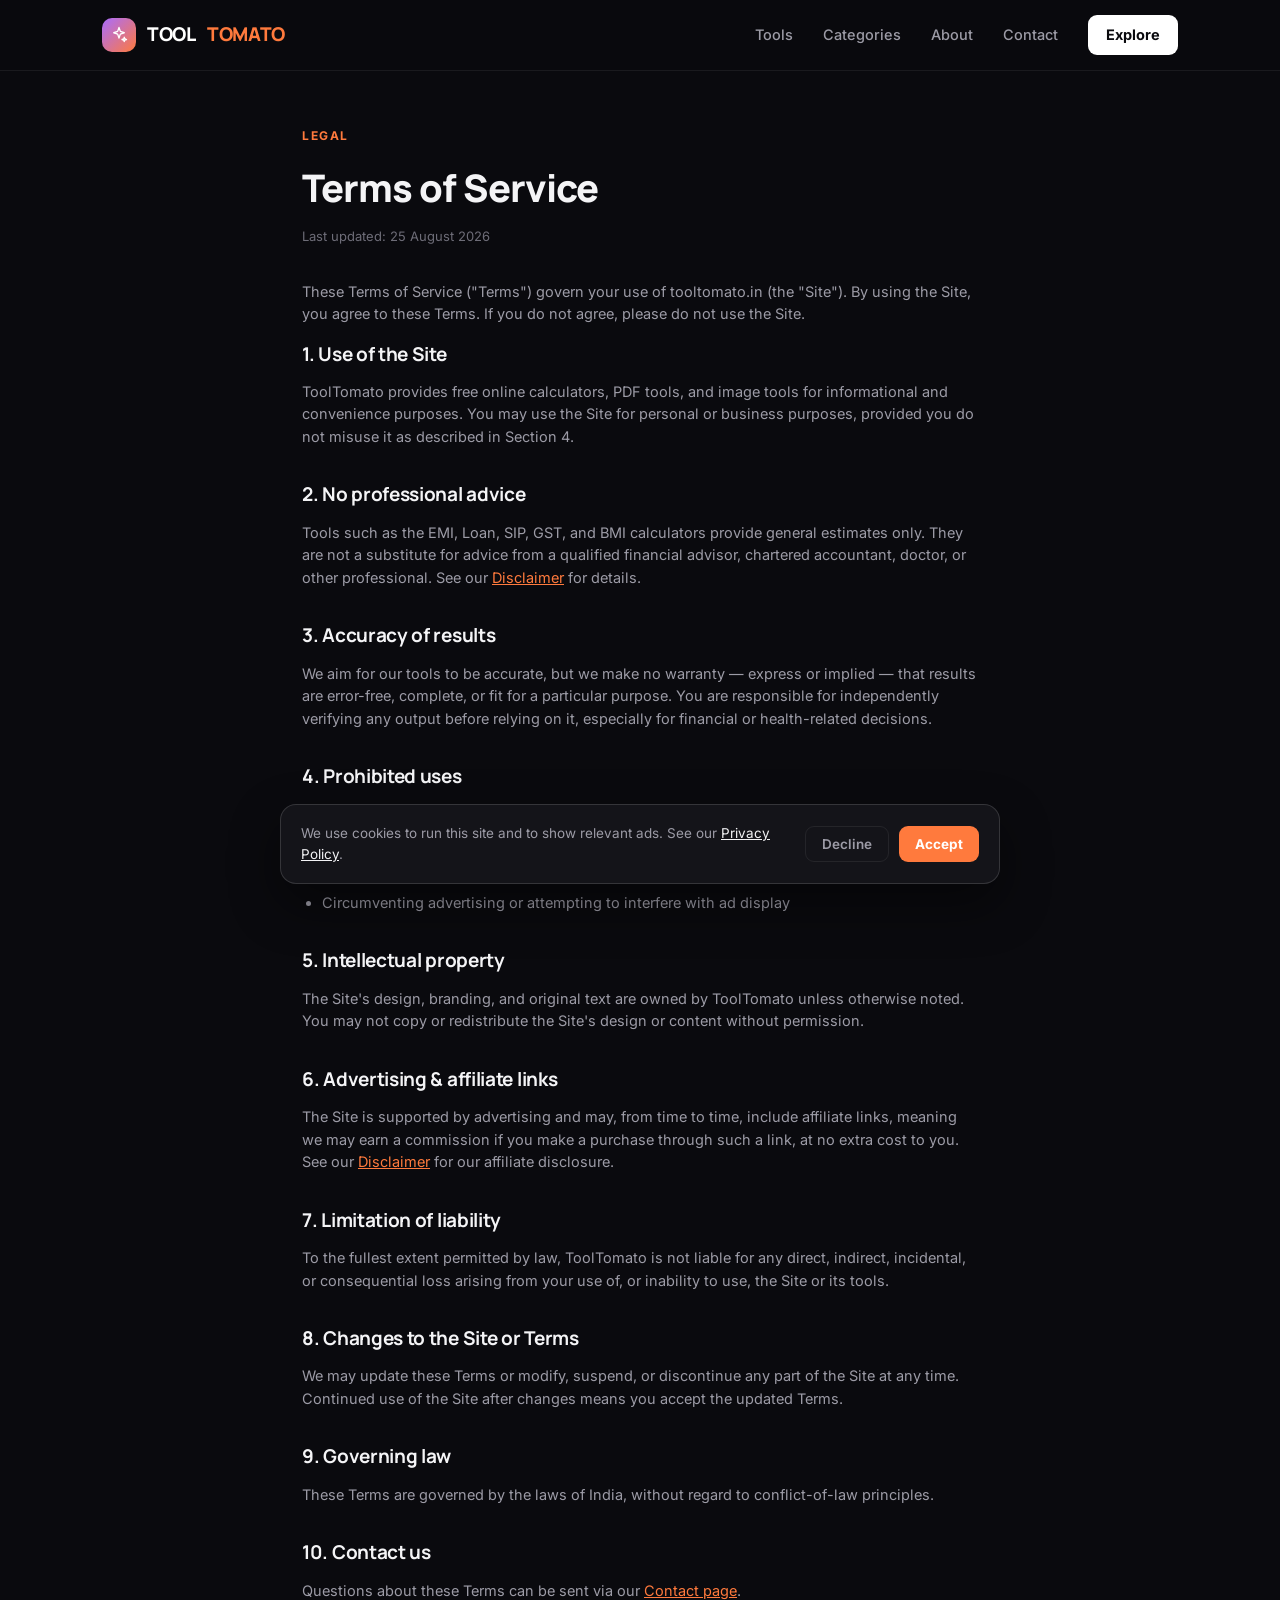
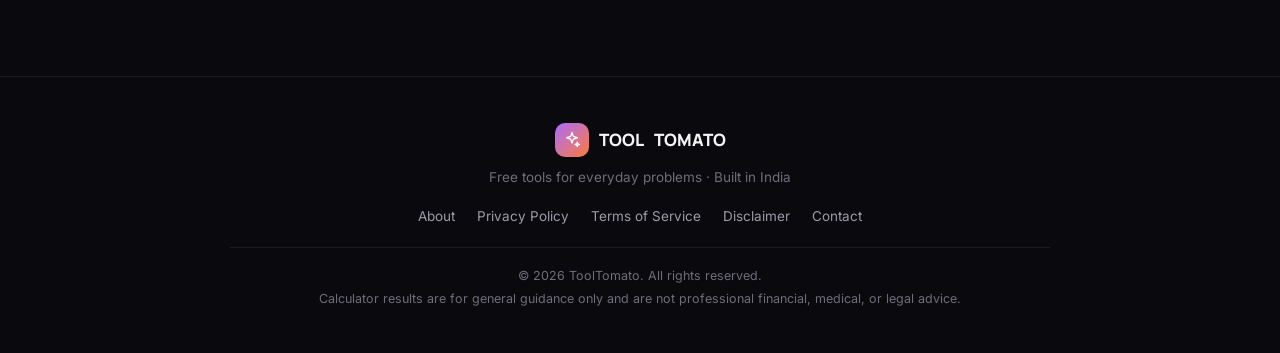
<file: terms.html>
<!DOCTYPE html>
<html lang="en">
<head>
<meta charset="UTF-8">
<meta name="viewport" content="width=device-width, initial-scale=1.0">
<title>Terms of Service — ToolTomato</title>
<meta name="description" content="The terms that govern your use of ToolTomato's free online tools.">
<meta name="robots" content="index, follow">
<link rel="canonical" href="https://tooltomato.in/terms.html">
<link rel="icon" href="data:image/svg+xml,%3Csvg xmlns='http://www.w3.org/2000/svg' viewBox='0 0 24 24'%3E%3Cdefs%3E%3ClinearGradient id='g' x1='0' y1='0' x2='1' y2='1'%3E%3Cstop offset='0' stop-color='%23A96CFF'/%3E%3Cstop offset='1' stop-color='%23FF7A3D'/%3E%3C/linearGradient%3E%3C/defs%3E%3Crect width='24' height='24' rx='6' fill='url(%23g)'/%3E%3C/svg%3E">
<meta name="theme-color" content="#0A0A0E">
<link rel="preconnect" href="https://fonts.googleapis.com">
<link rel="preconnect" href="https://fonts.gstatic.com" crossorigin>
<link href="https://fonts.googleapis.com/css2?family=Manrope:wght@500;600;700;800&family=Inter:wght@400;500;600&display=swap" rel="stylesheet">
<link rel="stylesheet" href="styles.css">
</head>
<body>

<svg style="display:none">
<symbol id="i-sparkle" viewBox="0 0 24 24"><path d="M12 2l1.8 5.2L19 9l-5.2 1.8L12 16l-1.8-5.2L5 9l5.2-1.8L12 2z"/><path d="M19 15l.7 1.9L22 18l-2.3.8-.7 1.9-.7-1.9L16 18l2.3-.8.7-1.9z"/></symbol>
</svg>

<header>
    <nav class="nav">
        <a href="index.html" class="logo">
            <span class="logo-mark"><svg class="icon"><use href="#i-sparkle"/></svg></span>
            <span class="tool">TOOL</span><span class="tomato">TOMATO</span>
        </a>
        <div class="nav-links">
            <a href="index.html#tools">Tools</a>
            <a href="index.html#categories">Categories</a>
            <a href="about.html">About</a>
            <a href="contact.html">Contact</a>
            <a href="index.html#tools" class="nav-btn">Explore</a>
        </div>
    </nav>
</header>

<main>
<section class="legal">

    <div class="eyebrow orange">Legal</div>
    <h1>Terms of Service</h1>
    <p class="updated">Last updated: 25 August 2026</p>

    <p>These Terms of Service ("Terms") govern your use of tooltomato.in (the "Site"). By using the Site, you agree to these Terms. If you do not agree, please do not use the Site.</p>

    <h2>1. Use of the Site</h2>
    <p>ToolTomato provides free online calculators, PDF tools, and image tools for informational and convenience purposes. You may use the Site for personal or business purposes, provided you do not misuse it as described in Section 4.</p>

    <h2>2. No professional advice</h2>
    <p>Tools such as the EMI, Loan, SIP, GST, and BMI calculators provide general estimates only. They are not a substitute for advice from a qualified financial advisor, chartered accountant, doctor, or other professional. See our <a href="disclaimer.html">Disclaimer</a> for details.</p>

    <h2>3. Accuracy of results</h2>
    <p>We aim for our tools to be accurate, but we make no warranty — express or implied — that results are error-free, complete, or fit for a particular purpose. You are responsible for independently verifying any output before relying on it, especially for financial or health-related decisions.</p>

    <h2>4. Prohibited uses</h2>
    <ul>
        <li>Attempting to disrupt, overload, or reverse-engineer the Site</li>
        <li>Scraping or republishing Site content at scale without permission</li>
        <li>Using the Site for unlawful purposes or to infringe others' rights</li>
        <li>Circumventing advertising or attempting to interfere with ad display</li>
    </ul>

    <h2>5. Intellectual property</h2>
    <p>The Site's design, branding, and original text are owned by ToolTomato unless otherwise noted. You may not copy or redistribute the Site's design or content without permission.</p>

    <h2>6. Advertising &amp; affiliate links</h2>
    <p>The Site is supported by advertising and may, from time to time, include affiliate links, meaning we may earn a commission if you make a purchase through such a link, at no extra cost to you. See our <a href="disclaimer.html">Disclaimer</a> for our affiliate disclosure.</p>

    <h2>7. Limitation of liability</h2>
    <p>To the fullest extent permitted by law, ToolTomato is not liable for any direct, indirect, incidental, or consequential loss arising from your use of, or inability to use, the Site or its tools.</p>

    <h2>8. Changes to the Site or Terms</h2>
    <p>We may update these Terms or modify, suspend, or discontinue any part of the Site at any time. Continued use of the Site after changes means you accept the updated Terms.</p>

    <h2>9. Governing law</h2>
    <p>These Terms are governed by the laws of India, without regard to conflict-of-law principles.</p>

    <h2>10. Contact us</h2>
    <p>Questions about these Terms can be sent via our <a href="contact.html">Contact page</a>.</p>

</section>
</main>

<footer>
    <div class="footer-inner">
        <div class="footer-logo">
            <span class="logo-mark"><svg class="icon"><use href="#i-sparkle"/></svg></span>
            <span class="tool">TOOL</span><span class="tomato">TOMATO</span>
        </div>
        <p class="tagline">Free tools for everyday problems · Built in India</p>

        <div class="footer-links">
            <a href="about.html">About</a>
            <a href="privacy.html">Privacy Policy</a>
            <a href="terms.html">Terms of Service</a>
            <a href="disclaimer.html">Disclaimer</a>
            <a href="contact.html">Contact</a>
        </div>

        <div class="footer-bottom">
            <p>© <span id="year"></span> ToolTomato. All rights reserved.</p>
            <p>Calculator results are for general guidance only and are not professional financial, medical, or legal advice.</p>
        </div>
    </div>
</footer>

<div class="cookie-banner" id="cookieBanner" role="dialog" aria-live="polite">
    <p>We use cookies to run this site and to show relevant ads. See our <a href="privacy.html">Privacy Policy</a>.</p>
    <div class="cookie-actions">
        <button class="btn-ghost" id="cookieDecline">Decline</button>
        <button class="btn" id="cookieAccept">Accept</button>
    </div>
</div>

<script src="script.js"></script>

</body>
</html>
</file>
<file: styles.css>
*,*::before,*::after{ margin:0; padding:0; box-sizing:border-box; }

:root{
    --bg:#0A0A0E;
    --bg-soft:#0F0F14;
    --card:#141419;
    --card-hover:#191921;
    --border:rgba(255,255,255,.07);
    --border-hover:rgba(255,255,255,.14);
    --text:#F4F4F6;
    --dim:#9C9BA6;
    --dimmer:#6E6D78;

    --orange:#FF7A3D;
    --orange-soft:rgba(255,122,61,.14);
    --orange-line:rgba(255,122,61,.35);

    --purple:#8C7CFF;
    --purple-soft:rgba(140,124,255,.14);
    --purple-line:rgba(140,124,255,.35);

    --grad: linear-gradient(135deg, #A96CFF 0%, #FF7A3D 100%);
    --font-display:'Manrope', sans-serif;
    --font-body:'Inter', sans-serif;
}

html{ scroll-behavior:smooth; }

body{
    background:var(--bg);
    color:var(--text);
    font-family:var(--font-body);
    line-height:1.55;
    -webkit-font-smoothing:antialiased;
}

a{ color:inherit; text-decoration:none; }

:focus-visible{
    outline:2px solid var(--orange);
    outline-offset:3px;
    border-radius:6px;
}

.icon{
    width:20px; height:20px;
    stroke:currentColor;
    fill:none;
    stroke-width:1.8;
    stroke-linecap:round;
    stroke-linejoin:round;
    display:block;
}

/* ===== HEADER ===== */

header{
    position:sticky;
    top:0;
    z-index:100;
    background:rgba(10,10,14,.82);
    backdrop-filter:blur(14px);
    border-bottom:1px solid var(--border);
}

.nav{
    max-width:1120px;
    margin:auto;
    height:70px;
    padding:0 22px;
    display:flex;
    align-items:center;
    justify-content:space-between;
}

.logo{
    display:flex;
    align-items:center;
    gap:11px;
    font-family:var(--font-display);
    font-size:19px;
    font-weight:800;
    letter-spacing:-.3px;
}

.logo-mark{
    width:34px; height:34px;
    border-radius:10px;
    background:var(--grad);
    display:flex;
    align-items:center;
    justify-content:center;
    color:#fff;
    flex:none;
}

.logo-mark .icon{ width:18px; height:18px; }

.logo .tool{ color:#fff; }
.logo .tomato{ color:var(--orange); }

.nav-links{
    display:flex;
    align-items:center;
    gap:30px;
    font-size:14.5px;
    font-weight:500;
    color:var(--dim);
}

.nav-links a:hover{ color:var(--text); }

.nav-btn{
    background:#fff;
    color:#0A0A0E !important;
    padding:9px 18px;
    border-radius:9px;
    font-weight:700;
    transition:transform .15s ease, opacity .15s ease;
}

.nav-btn:hover{ transform:translateY(-1px); opacity:.9; }

/* ===== HERO ===== */

.hero{
    position:relative;
    max-width:820px;
    margin:auto;
    padding:78px 22px 64px;
    text-align:center;
    overflow:hidden;
}

.hero::before{
    content:"";
    position:absolute;
    top:-160px; left:50%;
    transform:translateX(-50%);
    width:640px; height:420px;
    background:radial-gradient(circle, rgba(140,124,255,.22), transparent 65%),
               radial-gradient(circle at 70% 60%, rgba(255,122,61,.16), transparent 60%);
    pointer-events:none;
    z-index:0;
}

.hero > *{ position:relative; z-index:1; }

.pill{
    display:inline-flex;
    align-items:center;
    gap:7px;
    font-size:12.5px;
    font-weight:600;
    color:var(--dim);
    background:var(--card);
    border:1px solid var(--border);
    padding:8px 16px;
    border-radius:50px;
    margin-bottom:26px;
    letter-spacing:.2px;
}

.pill .icon{ width:14px; height:14px; color:var(--orange); }

.hero h1{
    font-family:var(--font-display);
    font-weight:800;
    font-size:clamp(32px,6.4vw,50px);
    line-height:1.12;
    letter-spacing:-1.4px;
}

.hero h1 .grad{
    background:var(--grad);
    -webkit-background-clip:text;
    background-clip:text;
    color:transparent;
}

.hero p.lead{
    max-width:480px;
    margin:20px auto 32px;
    color:var(--dim);
    font-size:16px;
}

.search{
    max-width:540px;
    margin:0 auto;
    display:flex;
    align-items:center;
    gap:10px;
    background:var(--card);
    border:1px solid var(--border);
    border-radius:50px;
    padding:0 20px;
    height:56px;
    transition:border-color .15s ease, box-shadow .15s ease;
}

.search:focus-within{
    border-color:var(--purple-line);
    box-shadow:0 0 0 4px rgba(140,124,255,.1);
}

.search .icon{ color:var(--dimmer); flex:none; }

.search input{
    flex:1;
    background:transparent;
    border:none;
    outline:none;
    color:var(--text);
    font-size:15px;
    font-family:var(--font-body);
}

.search input::placeholder{ color:var(--dimmer); }

/* ===== SECTION SHELL ===== */

.section{
    max-width:820px;
    margin:auto;
    padding:34px 22px;
}

.eyebrow{
    display:flex;
    align-items:center;
    gap:8px;
    font-size:12px;
    font-weight:700;
    letter-spacing:1.6px;
    text-transform:uppercase;
    margin-bottom:10px;
}

.eyebrow.orange{ color:var(--orange); }
.eyebrow.purple{ color:var(--purple); }

.section h2{
    font-family:var(--font-display);
    font-size:25px;
    font-weight:800;
    letter-spacing:-.6px;
    margin-bottom:22px;
}

/* ===== TOOL CARDS (list style) ===== */

.tool-list{
    display:flex;
    flex-direction:column;
    gap:14px;
}

.tool-card{
    position:relative;
    display:block;
    background:var(--card);
    border:1px solid var(--border);
    border-radius:18px;
    padding:22px 22px 24px;
    transition:transform .16s ease, border-color .16s ease, background .16s ease;
}

.tool-card:hover{
    transform:translateY(-3px);
    background:var(--card-hover);
    border-color:var(--border-hover);
}

.tool-card.trending{
    border-color:var(--orange-line);
    box-shadow:0 0 0 1px var(--orange-line), 0 18px 40px rgba(255,122,61,.08);
}

.tool-top{
    display:flex;
    align-items:flex-start;
    justify-content:space-between;
    margin-bottom:16px;
}

.tool-icon{
    width:46px; height:46px;
    border-radius:12px;
    display:flex;
    align-items:center;
    justify-content:center;
    flex:none;
}

.tool-icon.o{ background:var(--orange-soft); color:var(--orange); }
.tool-icon.p{ background:var(--purple-soft); color:var(--purple); }

.go-arrow{
    color:var(--dimmer);
    transition:transform .16s ease, color .16s ease;
}

.tool-card:hover .go-arrow{ color:var(--dim); transform:translate(2px,-2px); }

.tool-card h3{
    font-family:var(--font-display);
    font-size:17px;
    font-weight:700;
    margin-bottom:6px;
    letter-spacing:-.2px;
}

.tool-card p{
    color:var(--dim);
    font-size:14px;
}

.tool-card.hidden{ display:none; }

.empty-state{
    display:none;
    text-align:center;
    padding:44px 20px;
    color:var(--dimmer);
    font-size:14px;
    border:1.5px dashed var(--border);
    border-radius:18px;
}

.empty-state.show{ display:block; }

/* ===== CATEGORIES ===== */

.category-list{
    display:flex;
    flex-direction:column;
    gap:14px;
}

.category{
    display:flex;
    align-items:center;
    gap:16px;
    background:var(--card);
    border:1px solid var(--border);
    border-radius:18px;
    padding:20px 22px;
    transition:transform .16s ease, border-color .16s ease;
}

.category:hover{
    transform:translateY(-2px);
    border-color:var(--border-hover);
}

.category .tool-icon{ width:44px; height:44px; }

.category-body{ flex:1; min-width:0; }

.category-title{
    display:flex;
    align-items:center;
    gap:9px;
    margin-bottom:3px;
}

.category-title strong{
    font-family:var(--font-display);
    font-size:16px;
    font-weight:700;
}

.category p{
    color:var(--dim);
    font-size:13.5px;
}

.soon-badge{
    display:inline-flex;
    align-items:center;
    gap:4px;
    font-size:10.5px;
    font-weight:700;
    letter-spacing:.4px;
    color:var(--dimmer);
    background:rgba(255,255,255,.05);
    border:1px solid var(--border);
    padding:3px 8px;
    border-radius:50px;
}

.soon-badge .icon{ width:10px; height:10px; }

.category-count{
    flex:none;
    font-size:12.5px;
    font-weight:600;
    color:var(--dim);
}

/* ===== FOOTER ===== */

footer{
    margin-top:20px;
    border-top:1px solid var(--border);
    padding:46px 22px 40px;
    text-align:center;
}

.footer-logo{
    display:inline-flex;
    align-items:center;
    gap:10px;
    font-family:var(--font-display);
    font-size:17px;
    font-weight:800;
    margin-bottom:10px;
}

footer .tagline{
    color:var(--dimmer);
    font-size:13.5px;
}

/* ===== MOTION ===== */

@media (prefers-reduced-motion:reduce){
    *{ transition:none !important; scroll-behavior:auto !important; }
}

/* ===== RESPONSIVE ===== */

@media(max-width:640px){
    .nav-links{ display:none; }
    .hero{ padding:56px 18px 46px; }
    .section{ padding:28px 18px; }
}

/* ===== FOOTER — EXPANDED ===== */

.footer-inner{
    max-width:820px;
    margin:auto;
}

.footer-links{
    display:flex;
    flex-wrap:wrap;
    justify-content:center;
    gap:8px 22px;
    margin:18px 0 16px;
    font-size:13.5px;
    color:var(--dim);
}

.footer-links a:hover{ color:var(--text); }

.footer-bottom{
    border-top:1px solid var(--border);
    margin-top:20px;
    padding-top:18px;
    font-size:12.5px;
    color:var(--dimmer);
}

.footer-bottom p{ margin-bottom:4px; }

/* ===== AD SLOT PLACEHOLDER ===== */

.ad-slot{
    max-width:820px;
    margin:8px auto 0;
    padding:0 22px;
}

.ad-slot .ad-box{
    border:1.5px dashed var(--border);
    border-radius:14px;
    padding:22px;
    text-align:center;
    color:var(--dimmer);
    font-size:11.5px;
    letter-spacing:.6px;
    text-transform:uppercase;
    font-weight:700;
}

/* ===== COOKIE CONSENT BANNER ===== */

.cookie-banner{
    position:fixed;
    left:16px; right:16px; bottom:16px;
    max-width:720px;
    margin:auto;
    z-index:999;
    background:var(--card);
    border:1px solid var(--border-hover);
    border-radius:16px;
    padding:18px 20px;
    display:flex;
    flex-wrap:wrap;
    align-items:center;
    justify-content:space-between;
    gap:14px;
    box-shadow:0 20px 50px rgba(0,0,0,.45);
    transform:translateY(140%);
    opacity:0;
    transition:transform .3s ease, opacity .3s ease;
}

.cookie-banner.show{ transform:translateY(0); opacity:1; }

.cookie-banner p{
    flex:1;
    min-width:220px;
    font-size:13.5px;
    color:var(--dim);
}

.cookie-banner a{ color:var(--text); text-decoration:underline; }

.cookie-actions{ display:flex; gap:10px; flex:none; }

.btn{
    background:var(--orange);
    color:#fff;
    border:none;
    padding:9px 16px;
    border-radius:9px;
    font-family:var(--font-body);
    font-size:13.5px;
    font-weight:700;
    cursor:pointer;
    transition:opacity .15s ease;
}

.btn:hover{ opacity:.88; }

.btn-ghost{
    background:transparent;
    color:var(--dim);
    border:1px solid var(--border);
    padding:9px 16px;
    border-radius:9px;
    font-family:var(--font-body);
    font-size:13.5px;
    font-weight:600;
    cursor:pointer;
    transition:color .15s ease, border-color .15s ease;
}

.btn-ghost:hover{ color:var(--text); border-color:var(--border-hover); }

/* ===== LEGAL / PROSE PAGES ===== */

.legal{
    max-width:720px;
    margin:auto;
    padding:56px 22px 40px;
}

.legal .eyebrow{ margin-bottom:12px; }

.legal h1{
    font-family:var(--font-display);
    font-size:clamp(28px,5vw,38px);
    font-weight:800;
    letter-spacing:-1px;
    margin-bottom:10px;
}

.legal .updated{
    color:var(--dimmer);
    font-size:13px;
    margin-bottom:34px;
}

.legal h2{
    font-family:var(--font-display);
    font-size:19px;
    font-weight:700;
    margin:32px 0 12px;
    letter-spacing:-.3px;
}

.legal h2:first-of-type{ margin-top:0; }

.legal p{
    color:var(--dim);
    font-size:14.5px;
    margin-bottom:14px;
}

.legal ul{
    margin:0 0 14px 20px;
    color:var(--dim);
    font-size:14.5px;
}

.legal li{ margin-bottom:7px; }

.legal strong{ color:var(--text); }

.legal a{ color:var(--orange); text-decoration:underline; }

/* ===== ABOUT PAGE EXTRAS ===== */

.stat-row{
    display:grid;
    grid-template-columns:repeat(3,1fr);
    gap:14px;
    margin:8px 0 36px;
}

.stat-card{
    background:var(--card);
    border:1px solid var(--border);
    border-radius:14px;
    padding:18px 14px;
    text-align:center;
}

.stat-card strong{
    display:block;
    font-family:var(--font-display);
    font-size:22px;
    font-weight:800;
    background:var(--grad);
    -webkit-background-clip:text;
    background-clip:text;
    color:transparent;
}

.stat-card span{
    font-size:12px;
    color:var(--dimmer);
}

/* ===== CONTACT PAGE ===== */

.contact-grid{
    display:flex;
    flex-direction:column;
    gap:14px;
    margin-top:8px;
}

.contact-card{
    display:flex;
    align-items:center;
    gap:16px;
    background:var(--card);
    border:1px solid var(--border);
    border-radius:16px;
    padding:20px 22px;
}

.contact-card .tool-icon{ width:44px; height:44px; }

.contact-card strong{
    display:block;
    font-family:var(--font-display);
    font-size:15px;
    margin-bottom:2px;
}

.contact-card span{
    color:var(--dim);
    font-size:13.5px;
}

.contact-note{
    margin-top:22px;
    color:var(--dimmer);
    font-size:13px;
}

@media(max-width:640px){
    .stat-row{ grid-template-columns:1fr 1fr 1fr; gap:10px; }
    .cookie-banner{ flex-direction:column; align-items:stretch; }
    .cookie-actions{ justify-content:flex-end; }
}
</file>
